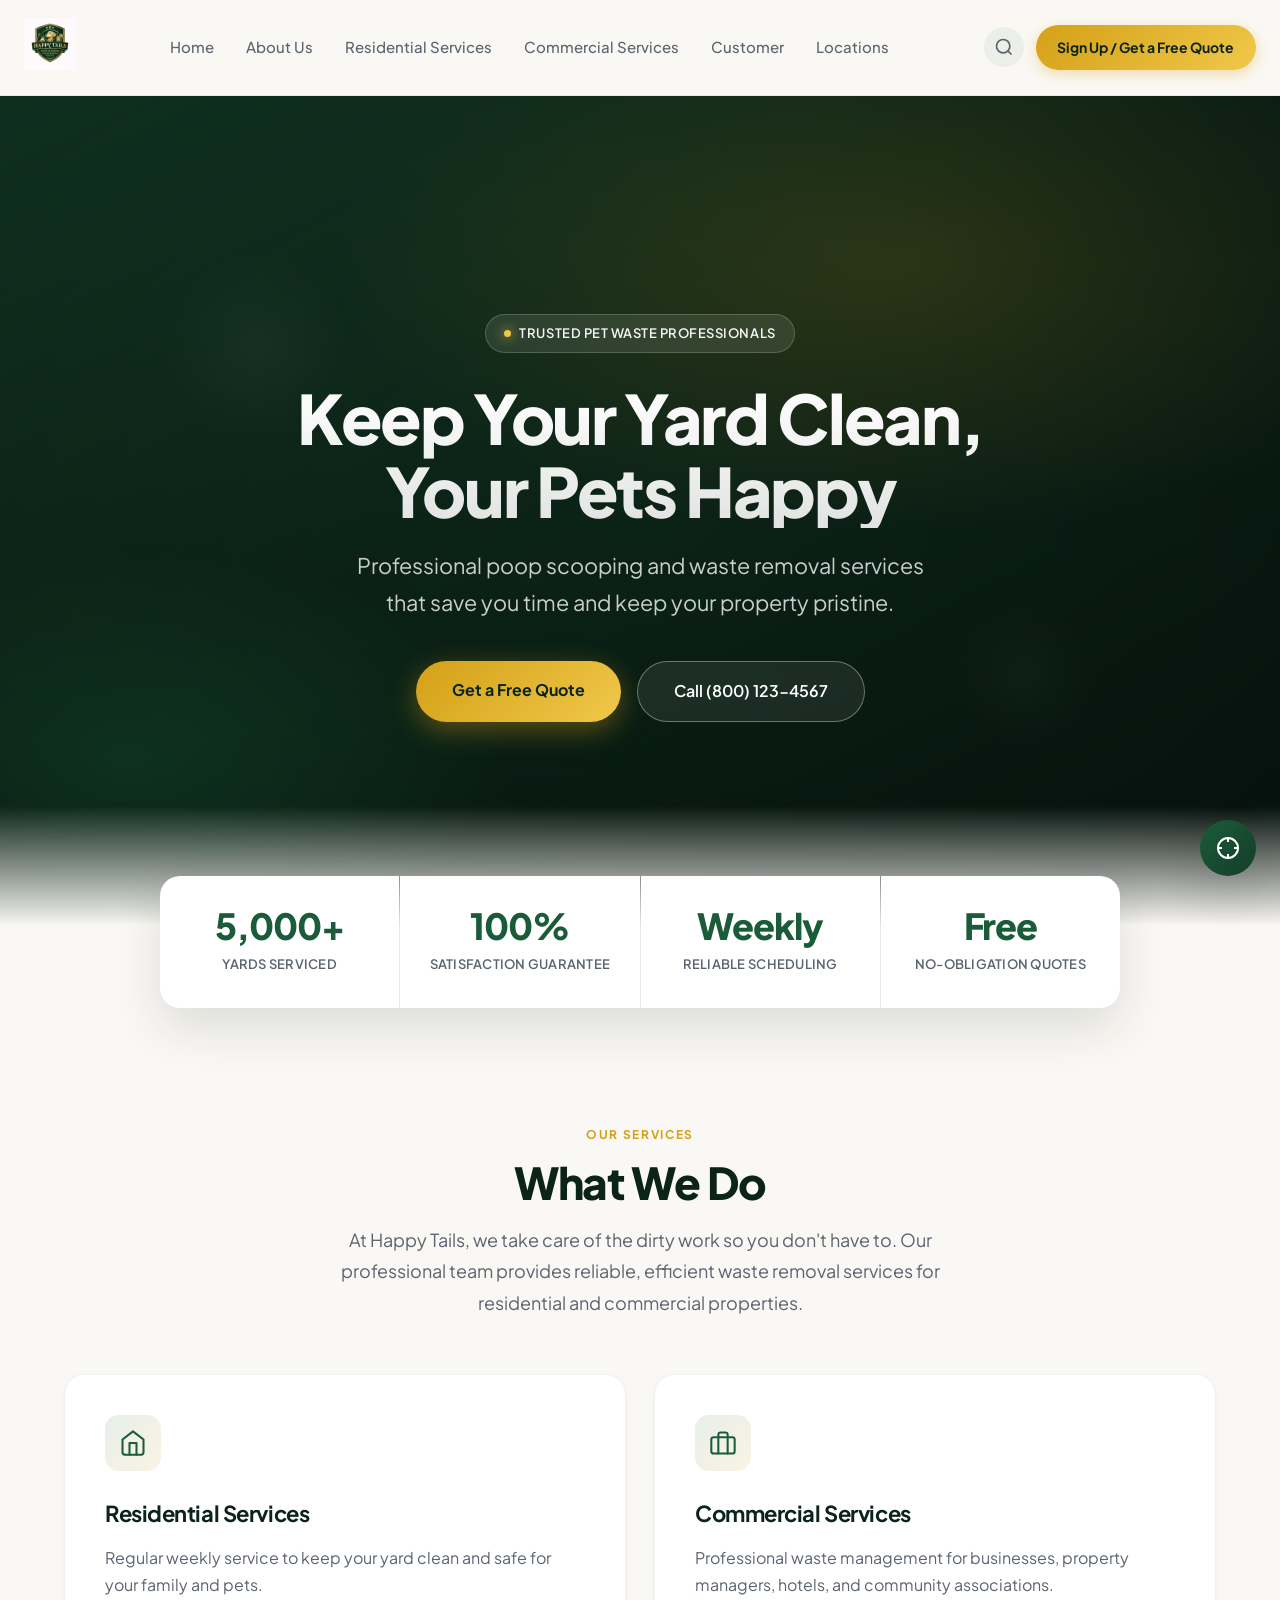
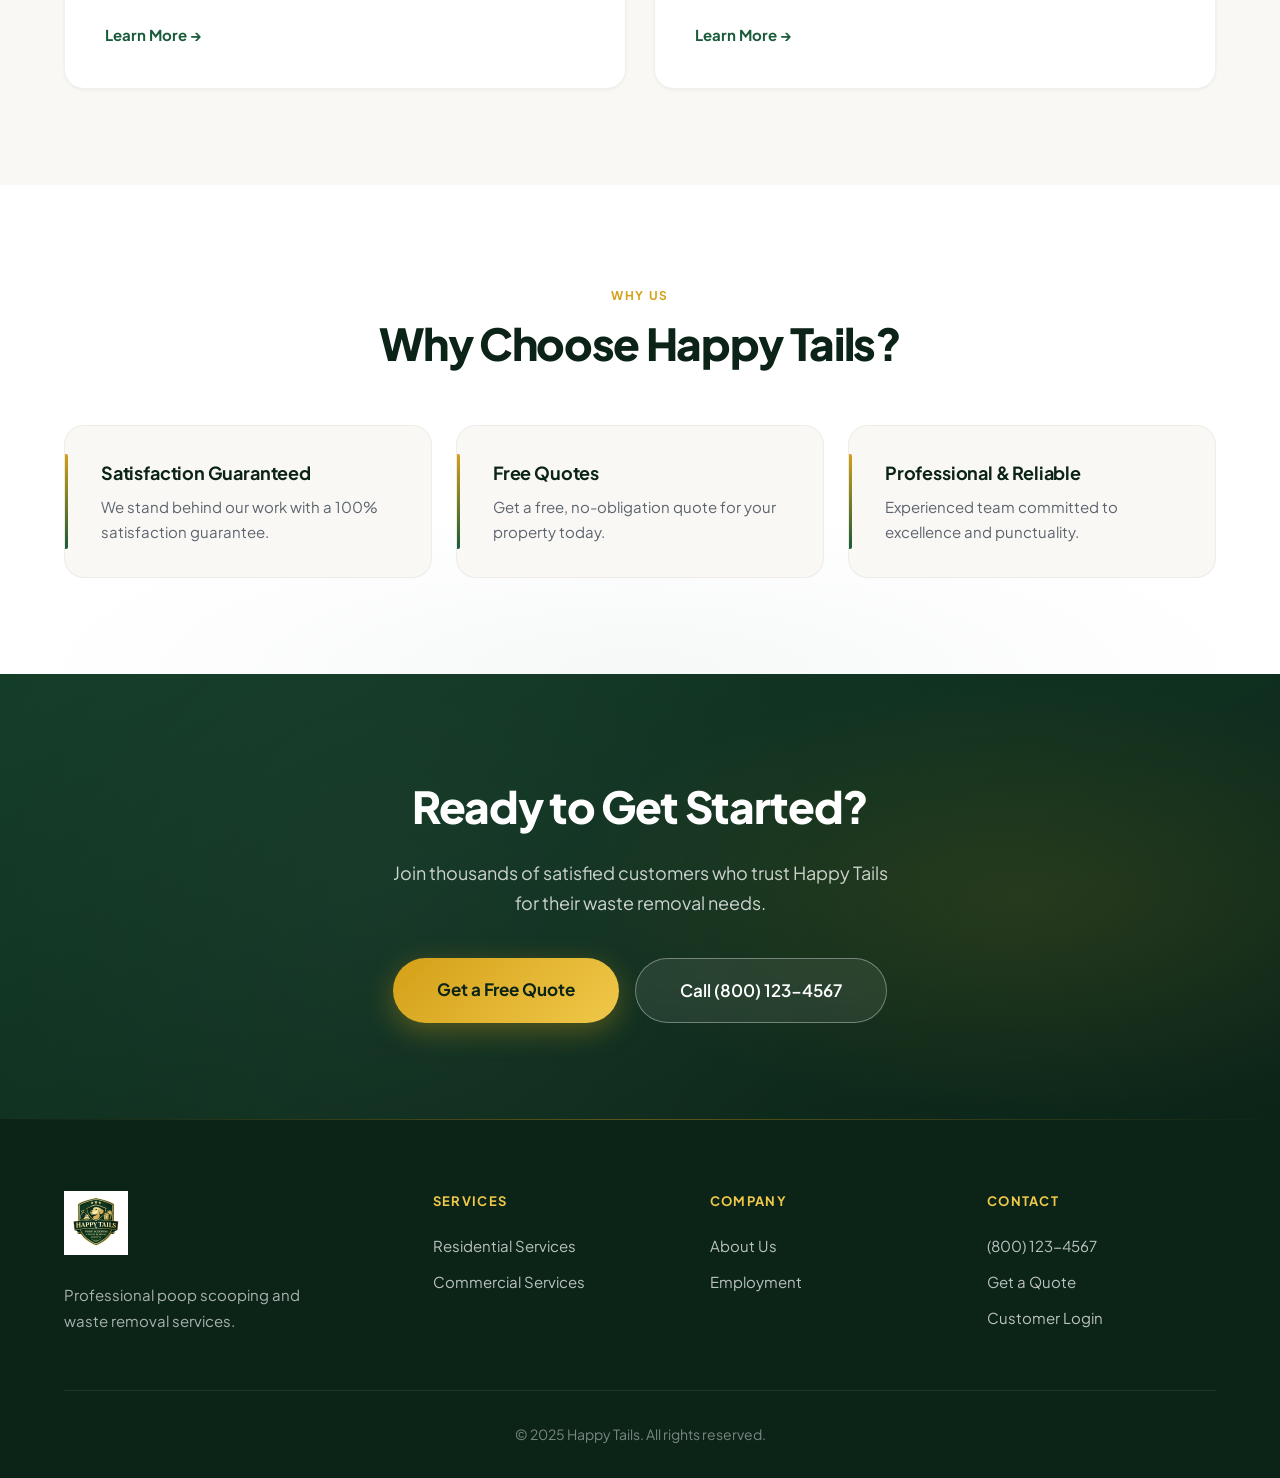
<file: index.html>
<!DOCTYPE html>
<html lang="en">
<head>
    <meta charset="UTF-8">
    <meta name="viewport" content="width=device-width, initial-scale=1.0">
    <meta name="description" content="Happy Tails - Professional poop scooping and waste removal services. Get a free quote today!">
    <title>Happy Tails - Poop Scooping & Waste Removal Services</title>
    <link rel="stylesheet" href="styles.css">
    <link rel="preconnect" href="https://fonts.googleapis.com">
    <link rel="preconnect" href="https://fonts.gstatic.com" crossorigin>
</head>
<body>
    <!-- Navigation -->
    <nav class="navbar">
        <div class="nav-container">
            <a href="index.html" class="logo">
                <img src="ChatGPT Image Dec 16, 2025, 12_59_10 PM.png" alt="Happy Tails Logo">
            </a>
            <ul class="nav-menu">
                <li><a href="index.html">Home</a></li>
                <li><a href="about.html">About Us</a></li>
                <li><a href="residential.html">Residential Services</a></li>
                <li><a href="commercial.html">Commercial Services</a></li>
                <li><a href="customer.html">Customer</a></li>
                <li><a href="locations.html">Locations</a></li>
            </ul>
            <div class="nav-actions">
                <button class="search-btn" aria-label="Search">
                    <svg width="20" height="20" viewBox="0 0 24 24" fill="none" stroke="currentColor" stroke-width="2">
                        <circle cx="11" cy="11" r="8"></circle>
                        <path d="m21 21-4.35-4.35"></path>
                    </svg>
                </button>
                <a href="locations.html" class="btn-primary">Sign Up / Get a Free Quote</a>
                <button class="mobile-menu-toggle" aria-label="Toggle menu">
                    <span></span>
                    <span></span>
                    <span></span>
                </button>
            </div>
        </div>
    </nav>

    <!-- Hero Section -->
    <section class="hero">
        <div class="hero-overlay"></div>
        <div class="hero-content">
            <span class="hero-badge">Trusted Pet Waste Professionals</span>
            <h1 class="hero-title">Keep Your Yard Clean, Your Pets Happy</h1>
            <p class="hero-subtitle">Professional poop scooping and waste removal services that save you time and keep your property pristine.</p>
            <div class="hero-cta">
                <a href="locations.html" class="btn-hero">Get a Free Quote</a>
                <a href="tel:+18001234567" class="btn-hero-secondary">Call (800) 123-4567</a>
            </div>
        </div>
    </section>

    <!-- Stats Bar -->
    <section class="stats-bar">
        <div class="stats-grid">
            <div class="stat-item reveal">
                <span class="stat-number">5,000+</span>
                <span class="stat-label">Yards Serviced</span>
            </div>
            <div class="stat-item reveal reveal-delay-1">
                <span class="stat-number">100%</span>
                <span class="stat-label">Satisfaction Guarantee</span>
            </div>
            <div class="stat-item reveal reveal-delay-2">
                <span class="stat-number">Weekly</span>
                <span class="stat-label">Reliable Scheduling</span>
            </div>
            <div class="stat-item reveal reveal-delay-3">
                <span class="stat-number">Free</span>
                <span class="stat-label">No-Obligation Quotes</span>
            </div>
        </div>
    </section>

    <!-- What We Do Section -->
    <section class="what-we-do">
        <div class="container">
            <div class="section-header reveal">
                <span class="section-label">Our Services</span>
                <h2>What We Do</h2>
                <p class="section-intro">At Happy Tails, we take care of the dirty work so you don't have to. Our professional team provides reliable, efficient waste removal services for residential and commercial properties.</p>
            </div>
            <div class="features-grid">
                <div class="feature-card reveal">
                    <div class="feature-icon">
                        <svg viewBox="0 0 24 24" fill="none" stroke="currentColor" stroke-width="1.75" stroke-linecap="round" stroke-linejoin="round"><path d="M3 9l9-7 9 7v11a2 2 0 0 1-2 2H5a2 2 0 0 1-2-2z"/><polyline points="9 22 9 12 15 12 15 22"/></svg>
                    </div>
                    <h3>Residential Services</h3>
                    <p>Regular weekly service to keep your yard clean and safe for your family and pets.</p>
                    <a href="residential.html" class="feature-link">Learn More →</a>
                </div>
                <div class="feature-card reveal reveal-delay-1">
                    <div class="feature-icon">
                        <svg viewBox="0 0 24 24" fill="none" stroke="currentColor" stroke-width="1.75" stroke-linecap="round" stroke-linejoin="round"><rect x="2" y="7" width="20" height="14" rx="2" ry="2"/><path d="M16 21V5a2 2 0 0 0-2-2h-4a2 2 0 0 0-2 2v16"/></svg>
                    </div>
                    <h3>Commercial Services</h3>
                    <p>Professional waste management for businesses, property managers, hotels, and community associations.</p>
                    <a href="commercial.html" class="feature-link">Learn More →</a>
                </div>
            </div>
        </div>
    </section>

    <!-- Why Choose Us Section -->
    <section class="why-choose">
        <div class="container">
            <div class="section-header reveal">
                <span class="section-label">Why Us</span>
                <h2>Why Choose Happy Tails?</h2>
            </div>
            <div class="benefits-grid">
                <div class="benefit-item reveal">
                    <h3>Satisfaction Guaranteed</h3>
                    <p>We stand behind our work with a 100% satisfaction guarantee.</p>
                </div>
                <div class="benefit-item reveal reveal-delay-1">
                    <h3>Free Quotes</h3>
                    <p>Get a free, no-obligation quote for your property today.</p>
                </div>
                <div class="benefit-item reveal reveal-delay-2">
                    <h3>Professional & Reliable</h3>
                    <p>Experienced team committed to excellence and punctuality.</p>
                </div>
            </div>
        </div>
    </section>

    <!-- CTA Section -->
    <section class="cta-section reveal">
        <div class="container">
            <h2>Ready to Get Started?</h2>
            <p>Join thousands of satisfied customers who trust Happy Tails for their waste removal needs.</p>
            <div class="cta-buttons">
                <a href="locations.html" class="btn-primary-large">Get a Free Quote</a>
                <a href="tel:+18001234567" class="btn-secondary-large">Call (800) 123-4567</a>
            </div>
        </div>
    </section>

    <!-- Footer -->
    <footer class="footer">
        <div class="container">
            <div class="footer-content">
                <div class="footer-section">
                    <img src="ChatGPT Image Dec 16, 2025, 12_59_10 PM.png" alt="Happy Tails Logo" class="footer-logo">
                    <p>Professional poop scooping and waste removal services.</p>
                </div>
                <div class="footer-section">
                    <h4>Services</h4>
                    <ul>
                        <li><a href="residential.html">Residential Services</a></li>
                        <li><a href="commercial.html">Commercial Services</a></li>
                    </ul>
                </div>
                <div class="footer-section">
                    <h4>Company</h4>
                    <ul>
                        <li><a href="about.html">About Us</a></li>
                        <li><a href="about.html#employment">Employment</a></li>
                    </ul>
                </div>
                <div class="footer-section">
                    <h4>Contact</h4>
                    <ul>
                        <li><a href="tel:+18001234567">(800) 123-4567</a></li>
                        <li><a href="locations.html">Get a Quote</a></li>
                        <li><a href="customer.html">Customer Login</a></li>
                    </ul>
                </div>
            </div>
            <div class="footer-bottom">
                <p>&copy; 2025 Happy Tails. All rights reserved.</p>
            </div>
        </div>
    </footer>

    <!-- Accessibility Widget -->
    <div id="accessibility-widget" class="accessibility-widget">
        <button class="accessibility-toggle" aria-label="Accessibility Options">
            <svg width="24" height="24" viewBox="0 0 24 24" fill="none" stroke="currentColor" stroke-width="2">
                <circle cx="12" cy="12" r="10"></circle>
                <path d="M12 2v4M12 18v4M2 12h4M18 12h4"></path>
            </svg>
        </button>
        <div class="accessibility-menu">
            <h3>Accessibility Options</h3>
            <div class="accessibility-option">
                <label>
                    <input type="checkbox" id="high-contrast"> High Contrast
                </label>
            </div>
            <div class="accessibility-option">
                <label>
                    <input type="checkbox" id="large-text"> Large Text
                </label>
            </div>
            <div class="accessibility-option">
                <label>
                    <input type="checkbox" id="readable-font"> Readable Font
                </label>
            </div>
            <div class="accessibility-option">
                <button id="reset-accessibility">Reset</button>
            </div>
        </div>
    </div>

    <!-- Search Modal -->
    <div id="search-modal" class="modal">
        <div class="modal-content">
            <span class="close-modal">&times;</span>
            <h2>Search</h2>
            <input type="search" placeholder="Search..." class="search-input">
            <div class="search-results"></div>
        </div>
    </div>

    <script src="script.js"></script>
</body>
</html>
</file>
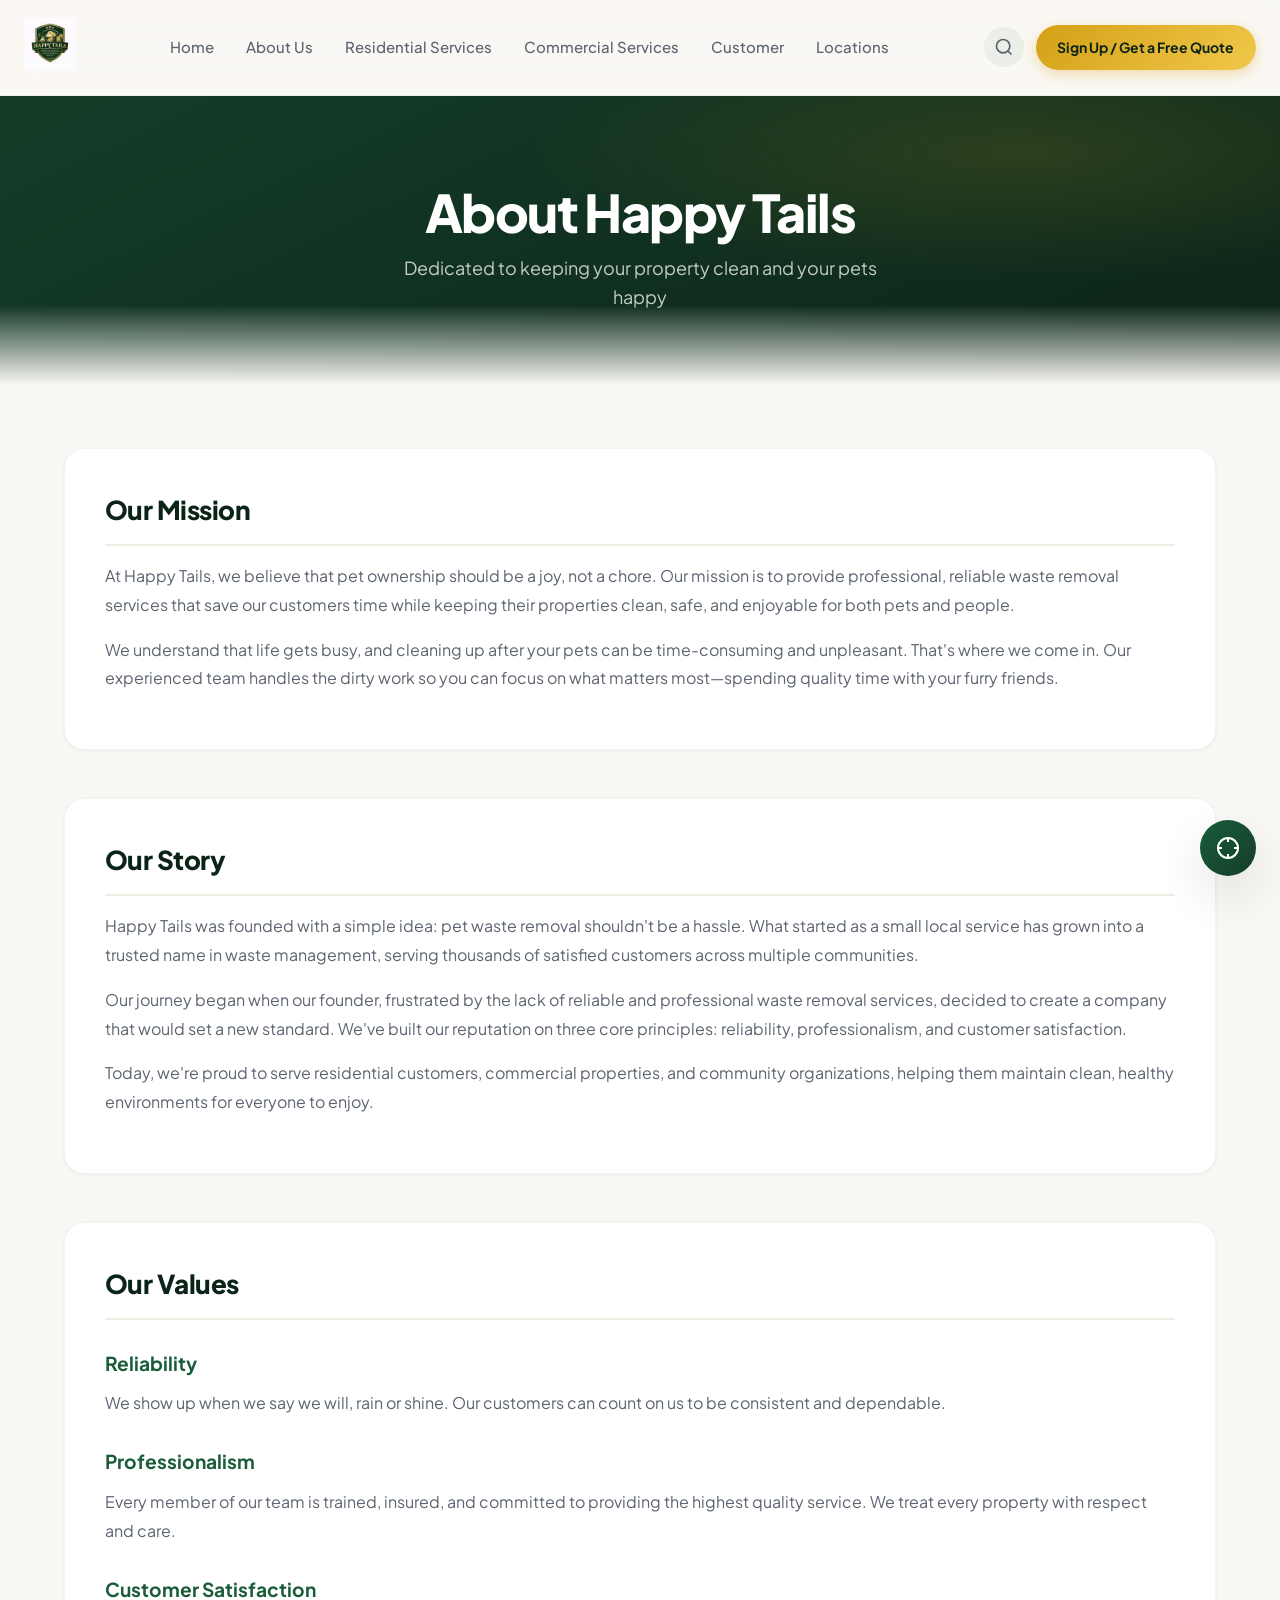
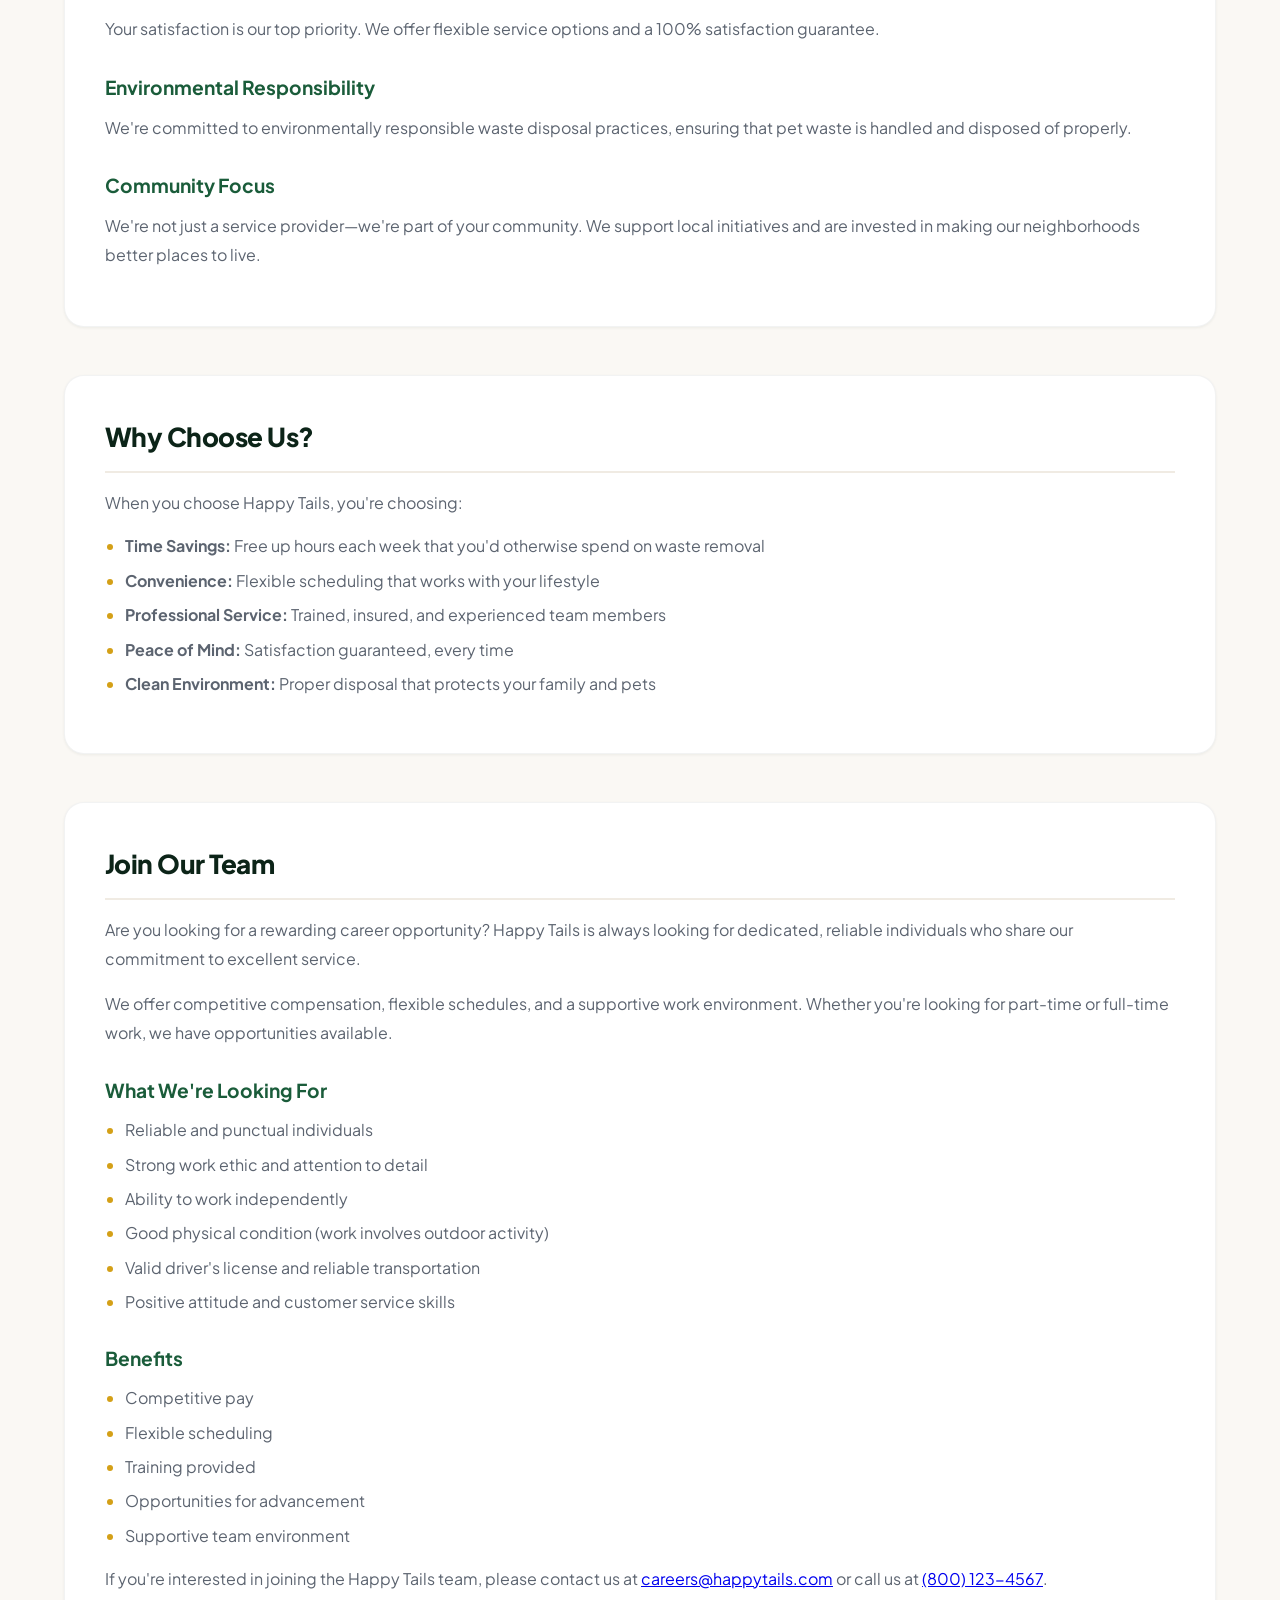
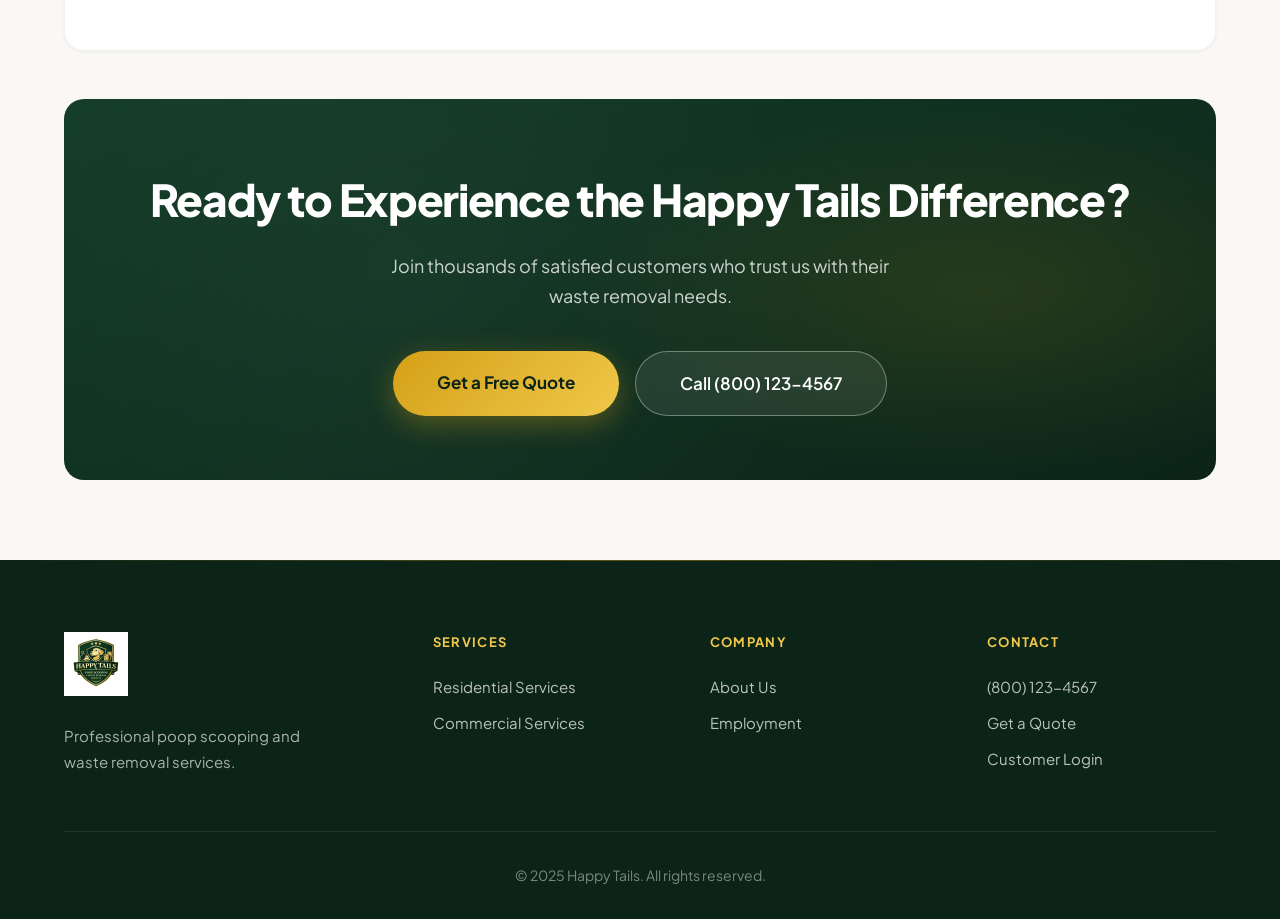
<file: about.html>
<!DOCTYPE html>
<html lang="en">
<head>
    <meta charset="UTF-8">
    <meta name="viewport" content="width=device-width, initial-scale=1.0">
    <meta name="description" content="Learn about Happy Tails - Our mission, history, and values. We're committed to providing professional waste removal services.">
    <title>About Us - Happy Tails</title>
    <link rel="stylesheet" href="styles.css">
    <link rel="preconnect" href="https://fonts.googleapis.com">
    <link rel="preconnect" href="https://fonts.gstatic.com" crossorigin>
</head>
<body>
    <!-- Navigation -->
    <nav class="navbar">
        <div class="nav-container">
            <a href="index.html" class="logo">
                <img src="ChatGPT Image Dec 16, 2025, 12_59_10 PM.png" alt="Happy Tails Logo">
            </a>
            <ul class="nav-menu">
                <li><a href="index.html">Home</a></li>
                <li><a href="about.html">About Us</a></li>
                <li><a href="residential.html">Residential Services</a></li>
                <li><a href="commercial.html">Commercial Services</a></li>
                <li><a href="customer.html">Customer</a></li>
                <li><a href="locations.html">Locations</a></li>
            </ul>
            <div class="nav-actions">
                <button class="search-btn" aria-label="Search">
                    <svg width="20" height="20" viewBox="0 0 24 24" fill="none" stroke="currentColor" stroke-width="2">
                        <circle cx="11" cy="11" r="8"></circle>
                        <path d="m21 21-4.35-4.35"></path>
                    </svg>
                </button>
                <a href="locations.html" class="btn-primary">Sign Up / Get a Free Quote</a>
                <button class="mobile-menu-toggle" aria-label="Toggle menu">
                    <span></span>
                    <span></span>
                    <span></span>
                </button>
            </div>
        </div>
    </nav>

    <!-- Page Header -->
    <section class="page-header">
        <div class="container">
            <h1>About Happy Tails</h1>
            <p>Dedicated to keeping your property clean and your pets happy</p>
        </div>
    </section>

    <!-- Main Content -->
    <section class="page-content">
        <div class="container">
            <div class="content-section">
                <h2>Our Mission</h2>
                <p>At Happy Tails, we believe that pet ownership should be a joy, not a chore. Our mission is to provide professional, reliable waste removal services that save our customers time while keeping their properties clean, safe, and enjoyable for both pets and people.</p>
                <p>We understand that life gets busy, and cleaning up after your pets can be time-consuming and unpleasant. That's where we come in. Our experienced team handles the dirty work so you can focus on what matters most—spending quality time with your furry friends.</p>
            </div>

            <div class="content-section">
                <h2>Our Story</h2>
                <p>Happy Tails was founded with a simple idea: pet waste removal shouldn't be a hassle. What started as a small local service has grown into a trusted name in waste management, serving thousands of satisfied customers across multiple communities.</p>
                <p>Our journey began when our founder, frustrated by the lack of reliable and professional waste removal services, decided to create a company that would set a new standard. We've built our reputation on three core principles: reliability, professionalism, and customer satisfaction.</p>
                <p>Today, we're proud to serve residential customers, commercial properties, and community organizations, helping them maintain clean, healthy environments for everyone to enjoy.</p>
            </div>

            <div class="content-section">
                <h2>Our Values</h2>
                <h3>Reliability</h3>
                <p>We show up when we say we will, rain or shine. Our customers can count on us to be consistent and dependable.</p>

                <h3>Professionalism</h3>
                <p>Every member of our team is trained, insured, and committed to providing the highest quality service. We treat every property with respect and care.</p>

                <h3>Customer Satisfaction</h3>
                <p>Your satisfaction is our top priority. We offer flexible service options and a 100% satisfaction guarantee.</p>

                <h3>Environmental Responsibility</h3>
                <p>We're committed to environmentally responsible waste disposal practices, ensuring that pet waste is handled and disposed of properly.</p>

                <h3>Community Focus</h3>
                <p>We're not just a service provider—we're part of your community. We support local initiatives and are invested in making our neighborhoods better places to live.</p>
            </div>

            <div class="content-section">
                <h2>Why Choose Us?</h2>
                <p>When you choose Happy Tails, you're choosing:</p>
                <ul>
                    <li><strong>Time Savings:</strong> Free up hours each week that you'd otherwise spend on waste removal</li>
                    <li><strong>Convenience:</strong> Flexible scheduling that works with your lifestyle</li>
                    <li><strong>Professional Service:</strong> Trained, insured, and experienced team members</li>
                    <li><strong>Peace of Mind:</strong> Satisfaction guaranteed, every time</li>
                    <li><strong>Clean Environment:</strong> Proper disposal that protects your family and pets</li>
                </ul>
            </div>

            <div class="content-section" id="employment">
                <h2>Join Our Team</h2>
                <p>Are you looking for a rewarding career opportunity? Happy Tails is always looking for dedicated, reliable individuals who share our commitment to excellent service.</p>
                <p>We offer competitive compensation, flexible schedules, and a supportive work environment. Whether you're looking for part-time or full-time work, we have opportunities available.</p>
                <h3>What We're Looking For</h3>
                <ul>
                    <li>Reliable and punctual individuals</li>
                    <li>Strong work ethic and attention to detail</li>
                    <li>Ability to work independently</li>
                    <li>Good physical condition (work involves outdoor activity)</li>
                    <li>Valid driver's license and reliable transportation</li>
                    <li>Positive attitude and customer service skills</li>
                </ul>
                <h3>Benefits</h3>
                <ul>
                    <li>Competitive pay</li>
                    <li>Flexible scheduling</li>
                    <li>Training provided</li>
                    <li>Opportunities for advancement</li>
                    <li>Supportive team environment</li>
                </ul>
                <p>If you're interested in joining the Happy Tails team, please contact us at <a href="mailto:careers@happytails.com">careers@happytails.com</a> or call us at <a href="tel:+18001234567">(800) 123-4567</a>.</p>
            </div>

            <div class="cta-section">
                <div class="container">
                    <h2>Ready to Experience the Happy Tails Difference?</h2>
                    <p>Join thousands of satisfied customers who trust us with their waste removal needs.</p>
                    <div class="cta-buttons">
                        <a href="locations.html" class="btn-primary-large">Get a Free Quote</a>
                        <a href="tel:+18001234567" class="btn-secondary-large">Call (800) 123-4567</a>
                    </div>
                </div>
            </div>
        </div>
    </section>

    <!-- Footer -->
    <footer class="footer">
        <div class="container">
            <div class="footer-content">
                <div class="footer-section">
                    <img src="ChatGPT Image Dec 16, 2025, 12_59_10 PM.png" alt="Happy Tails Logo" class="footer-logo">
                    <p>Professional poop scooping and waste removal services.</p>
                </div>
                <div class="footer-section">
                    <h4>Services</h4>
                    <ul>
                        <li><a href="residential.html">Residential Services</a></li>
                        <li><a href="commercial.html">Commercial Services</a></li>
                    </ul>
                </div>
                <div class="footer-section">
                    <h4>Company</h4>
                    <ul>
                        <li><a href="about.html">About Us</a></li>
                        <li><a href="about.html#employment">Employment</a></li>
                    </ul>
                </div>
                <div class="footer-section">
                    <h4>Contact</h4>
                    <ul>
                        <li><a href="tel:+18001234567">(800) 123-4567</a></li>
                        <li><a href="locations.html">Get a Quote</a></li>
                        <li><a href="customer.html">Customer Login</a></li>
                    </ul>
                </div>
            </div>
            <div class="footer-bottom">
                <p>&copy; 2025 Happy Tails. All rights reserved.</p>
            </div>
        </div>
    </footer>

    <!-- Accessibility Widget -->
    <div id="accessibility-widget" class="accessibility-widget">
        <button class="accessibility-toggle" aria-label="Accessibility Options">
            <svg width="24" height="24" viewBox="0 0 24 24" fill="none" stroke="currentColor" stroke-width="2">
                <circle cx="12" cy="12" r="10"></circle>
                <path d="M12 2v4M12 18v4M2 12h4M18 12h4"></path>
            </svg>
        </button>
        <div class="accessibility-menu">
            <h3>Accessibility Options</h3>
            <div class="accessibility-option">
                <label>
                    <input type="checkbox" id="high-contrast"> High Contrast
                </label>
            </div>
            <div class="accessibility-option">
                <label>
                    <input type="checkbox" id="large-text"> Large Text
                </label>
            </div>
            <div class="accessibility-option">
                <label>
                    <input type="checkbox" id="readable-font"> Readable Font
                </label>
            </div>
            <div class="accessibility-option">
                <button id="reset-accessibility">Reset</button>
            </div>
        </div>
    </div>

    <!-- Search Modal -->
    <div id="search-modal" class="modal">
        <div class="modal-content">
            <span class="close-modal">&times;</span>
            <h2>Search</h2>
            <input type="search" placeholder="Search..." class="search-input">
            <div class="search-results"></div>
        </div>
    </div>

    <script src="script.js"></script>
</body>
</html>
</file>
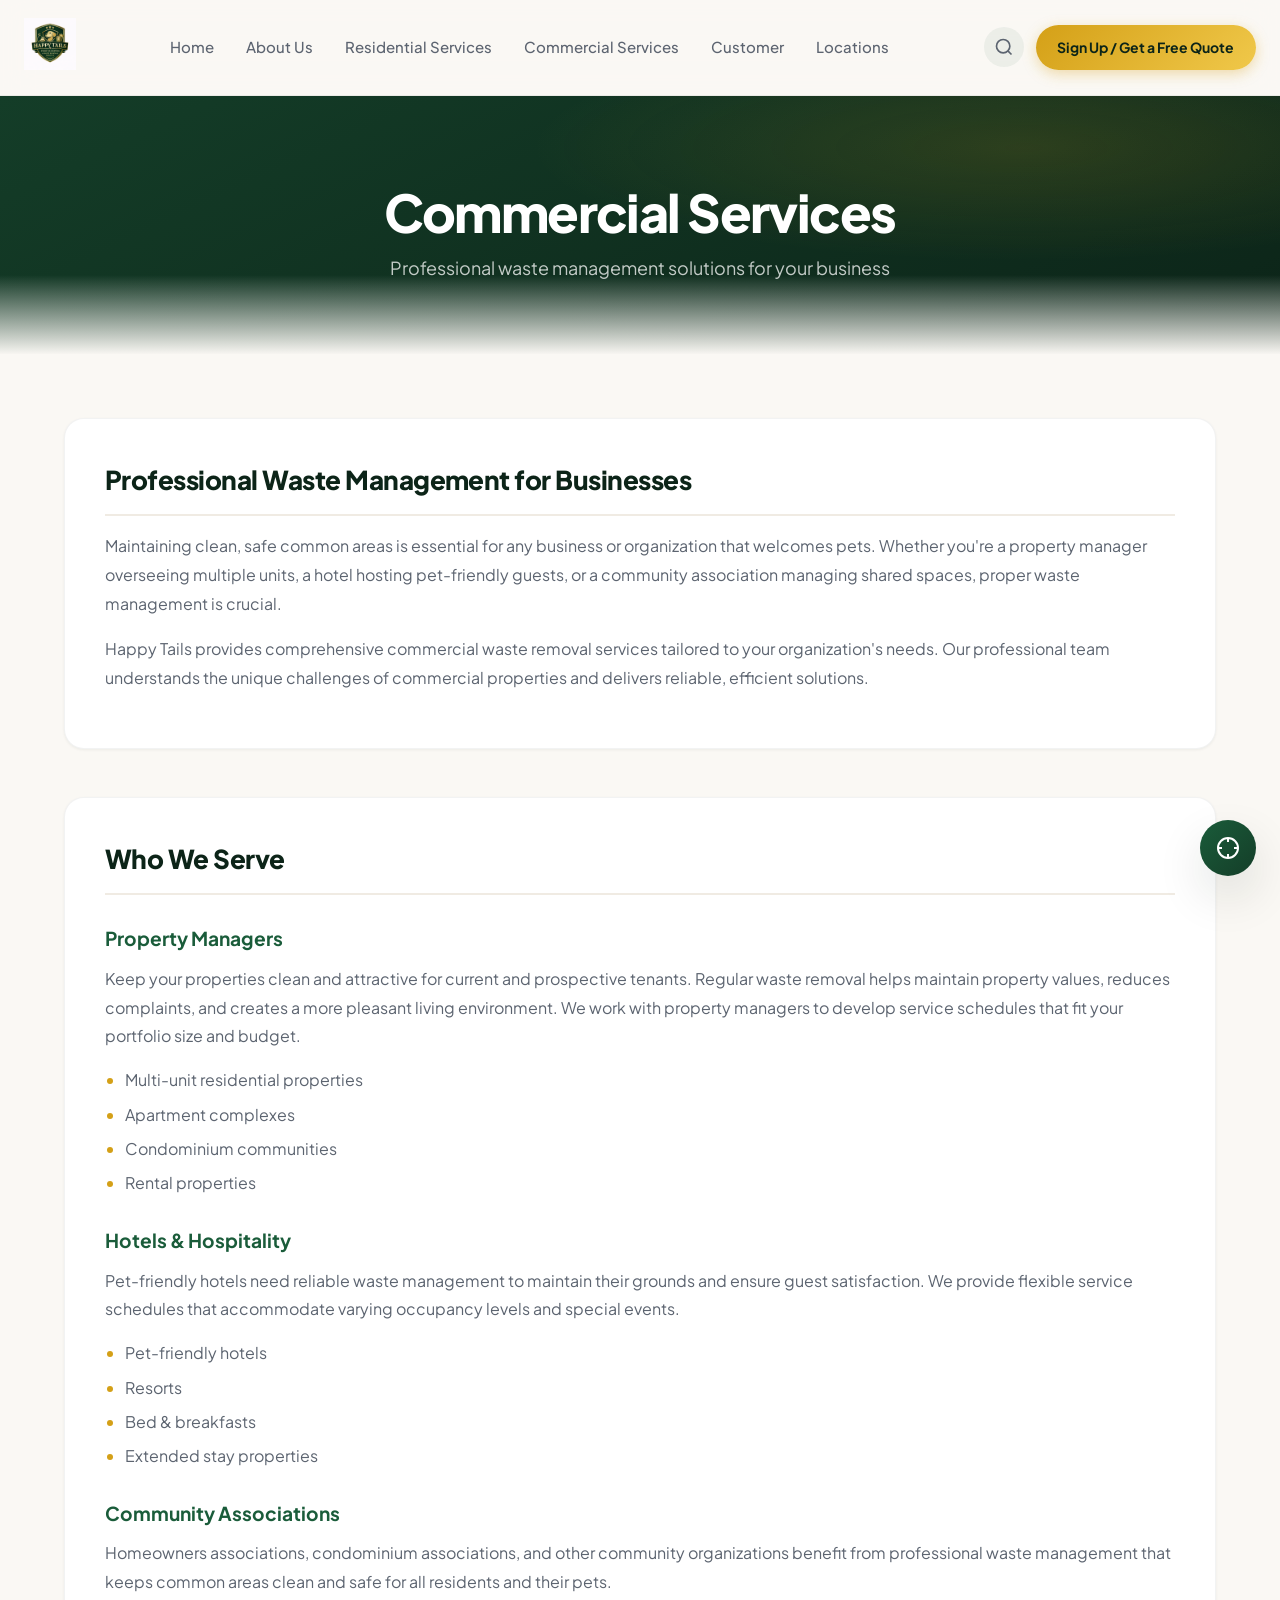
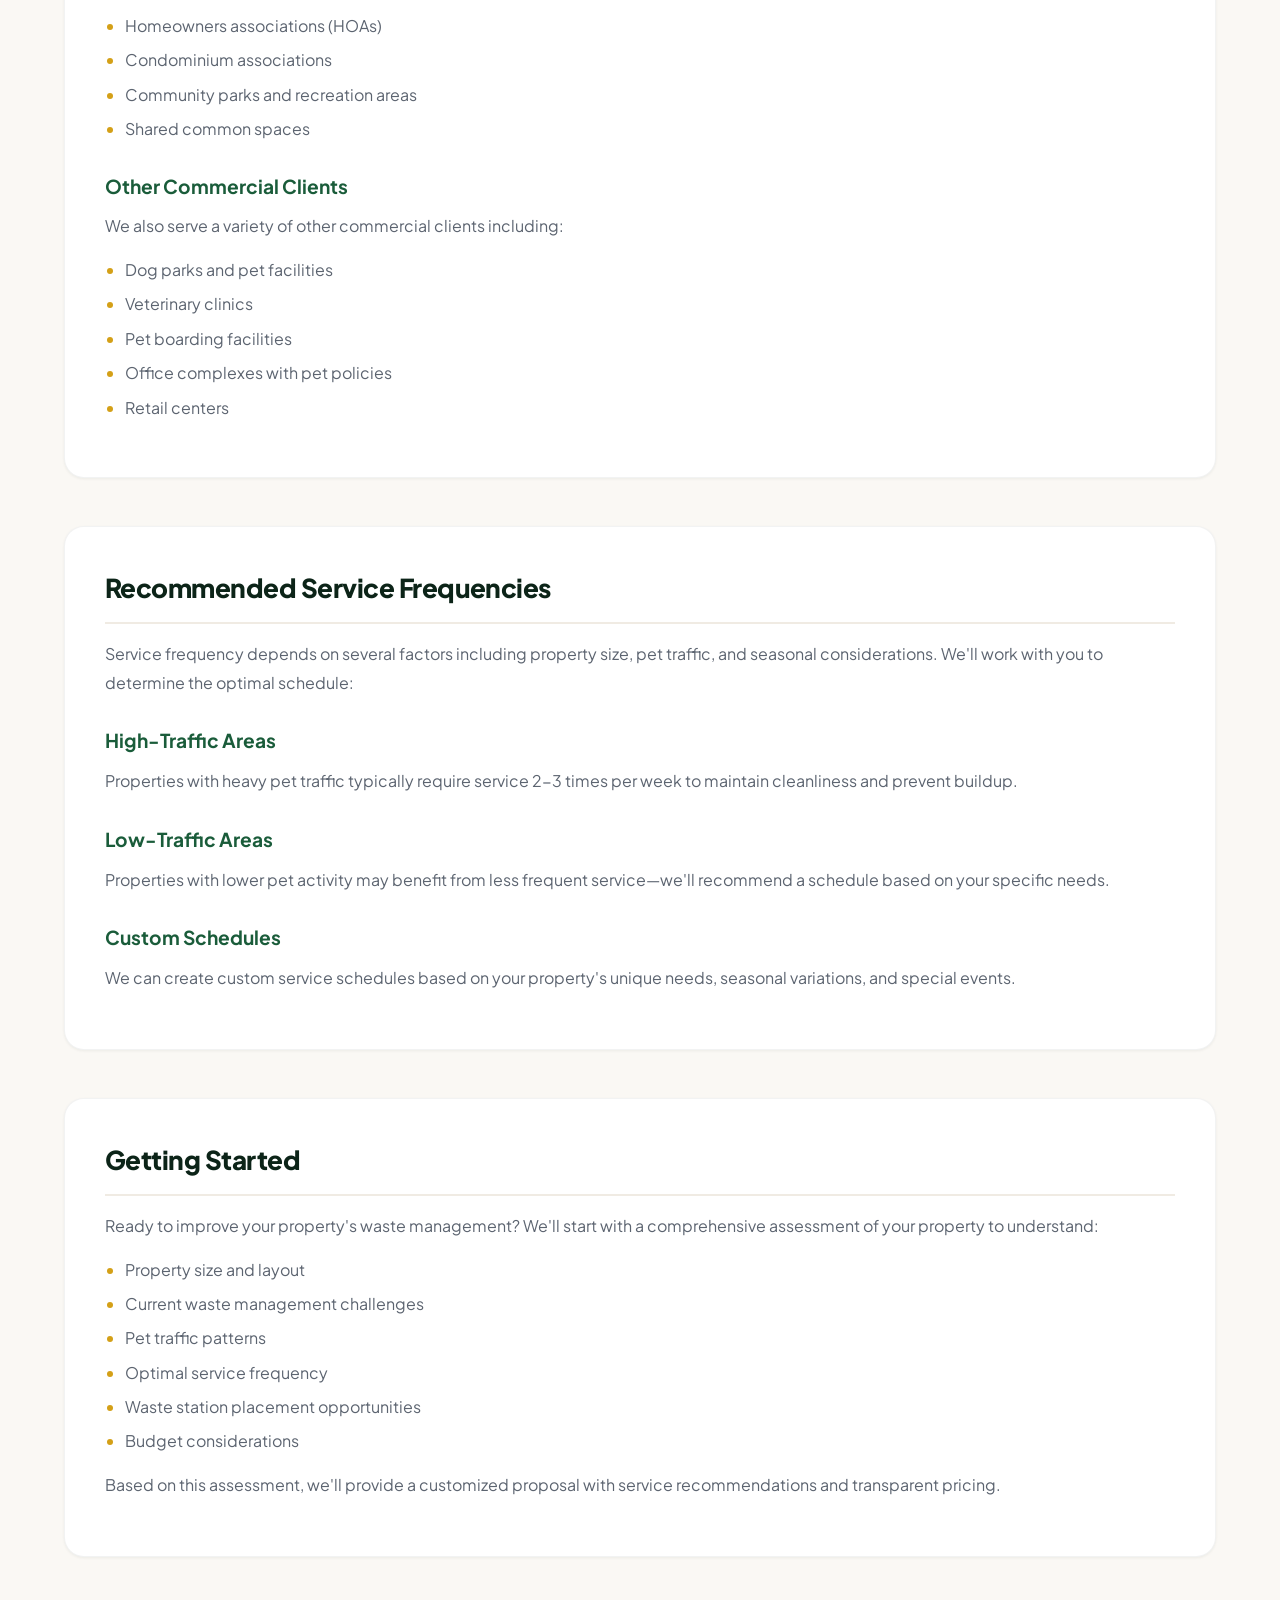
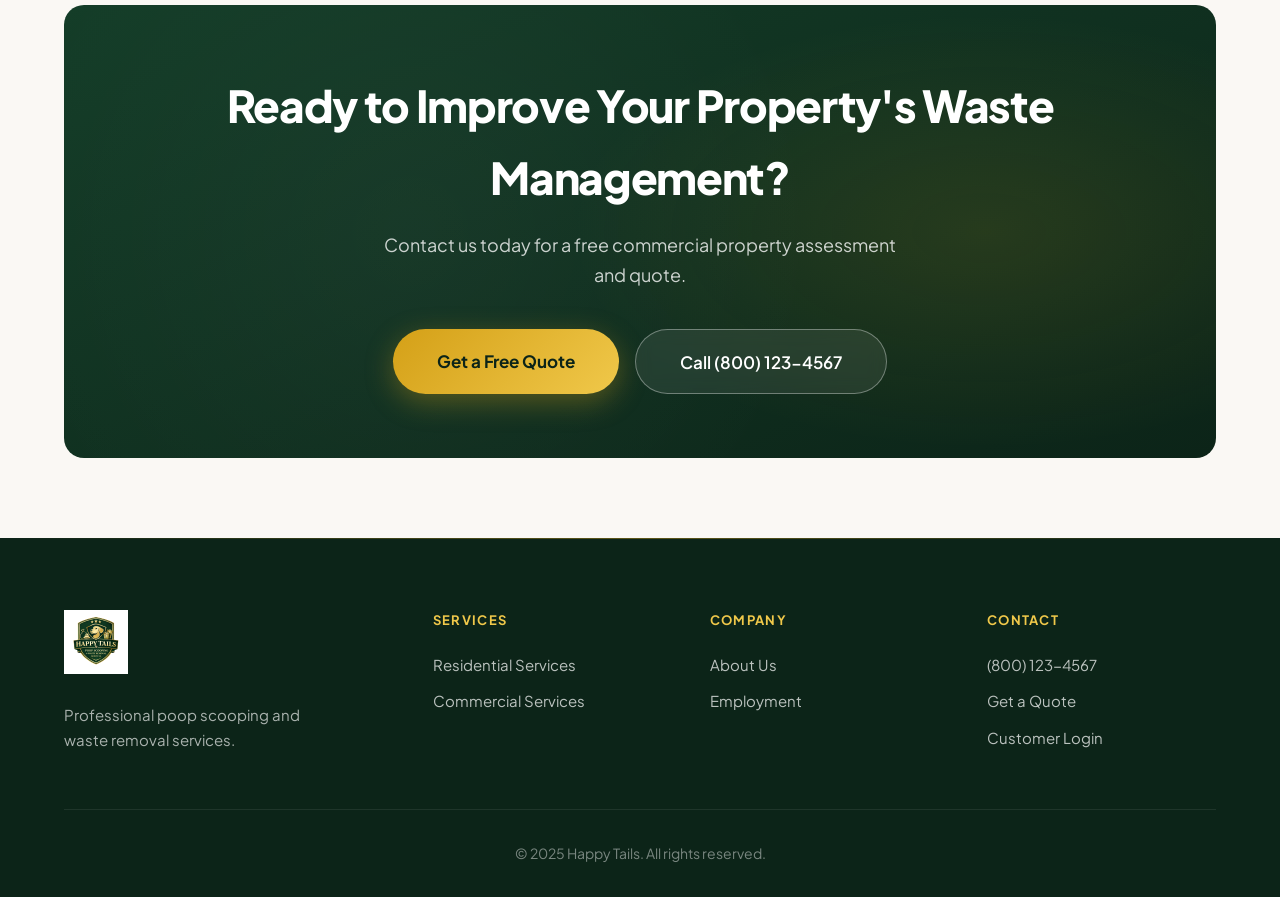
<file: commercial.html>
<!DOCTYPE html>
<html lang="en">
<head>
    <meta charset="UTF-8">
    <meta name="viewport" content="width=device-width, initial-scale=1.0">
    <meta name="description" content="Commercial waste removal services for businesses, property managers, hotels, and community associations. Professional solutions for your organization.">
    <title>Commercial Services - Happy Tails</title>
    <link rel="stylesheet" href="styles.css">
    <link rel="preconnect" href="https://fonts.googleapis.com">
    <link rel="preconnect" href="https://fonts.gstatic.com" crossorigin>
</head>
<body>
    <!-- Navigation -->
    <nav class="navbar">
        <div class="nav-container">
            <a href="index.html" class="logo">
                <img src="ChatGPT Image Dec 16, 2025, 12_59_10 PM.png" alt="Happy Tails Logo">
            </a>
            <ul class="nav-menu">
                <li><a href="index.html">Home</a></li>
                <li><a href="about.html">About Us</a></li>
                <li><a href="residential.html">Residential Services</a></li>
                <li><a href="commercial.html">Commercial Services</a></li>
                <li><a href="customer.html">Customer</a></li>
                <li><a href="locations.html">Locations</a></li>
            </ul>
            <div class="nav-actions">
                <button class="search-btn" aria-label="Search">
                    <svg width="20" height="20" viewBox="0 0 24 24" fill="none" stroke="currentColor" stroke-width="2">
                        <circle cx="11" cy="11" r="8"></circle>
                        <path d="m21 21-4.35-4.35"></path>
                    </svg>
                </button>
                <a href="locations.html" class="btn-primary">Sign Up / Get a Free Quote</a>
                <button class="mobile-menu-toggle" aria-label="Toggle menu">
                    <span></span>
                    <span></span>
                    <span></span>
                </button>
            </div>
        </div>
    </nav>

    <!-- Page Header -->
    <section class="page-header">
        <div class="container">
            <h1>Commercial Services</h1>
            <p>Professional waste management solutions for your business</p>
        </div>
    </section>

    <!-- Main Content -->
    <section class="page-content">
        <div class="container">
            <div class="content-section">
                <h2>Professional Waste Management for Businesses</h2>
                <p>Maintaining clean, safe common areas is essential for any business or organization that welcomes pets. Whether you're a property manager overseeing multiple units, a hotel hosting pet-friendly guests, or a community association managing shared spaces, proper waste management is crucial.</p>
                
                <p>Happy Tails provides comprehensive commercial waste removal services tailored to your organization's needs. Our professional team understands the unique challenges of commercial properties and delivers reliable, efficient solutions.</p>
            </div>

            <div class="content-section">
                <h2>Who We Serve</h2>
                
                <h3>Property Managers</h3>
                <p>Keep your properties clean and attractive for current and prospective tenants. Regular waste removal helps maintain property values, reduces complaints, and creates a more pleasant living environment. We work with property managers to develop service schedules that fit your portfolio size and budget.</p>
                <ul>
                    <li>Multi-unit residential properties</li>
                    <li>Apartment complexes</li>
                    <li>Condominium communities</li>
                    <li>Rental properties</li>
                </ul>

                <h3>Hotels & Hospitality</h3>
                <p>Pet-friendly hotels need reliable waste management to maintain their grounds and ensure guest satisfaction. We provide flexible service schedules that accommodate varying occupancy levels and special events.</p>
                <ul>
                    <li>Pet-friendly hotels</li>
                    <li>Resorts</li>
                    <li>Bed & breakfasts</li>
                    <li>Extended stay properties</li>
                </ul>

                <h3>Community Associations</h3>
                <p>Homeowners associations, condominium associations, and other community organizations benefit from professional waste management that keeps common areas clean and safe for all residents and their pets.</p>
                <ul>
                    <li>Homeowners associations (HOAs)</li>
                    <li>Condominium associations</li>
                    <li>Community parks and recreation areas</li>
                    <li>Shared common spaces</li>
                </ul>

                <h3>Other Commercial Clients</h3>
                <p>We also serve a variety of other commercial clients including:</p>
                <ul>
                    <li>Dog parks and pet facilities</li>
                    <li>Veterinary clinics</li>
                    <li>Pet boarding facilities</li>
                    <li>Office complexes with pet policies</li>
                    <li>Retail centers</li>
                </ul>
            </div>

            <div class="content-section">
                <h2>Recommended Service Frequencies</h2>
                <p>Service frequency depends on several factors including property size, pet traffic, and seasonal considerations. We'll work with you to determine the optimal schedule:</p>

                <h3>High-Traffic Areas</h3>
                <p>Properties with heavy pet traffic typically require service 2-3 times per week to maintain cleanliness and prevent buildup.</p>

                <h3>Low-Traffic Areas</h3>
                <p>Properties with lower pet activity may benefit from less frequent service—we'll recommend a schedule based on your specific needs.</p>

                <h3>Custom Schedules</h3>
                <p>We can create custom service schedules based on your property's unique needs, seasonal variations, and special events.</p>
            </div>

            <div class="content-section">
                <h2>Getting Started</h2>
                <p>Ready to improve your property's waste management? We'll start with a comprehensive assessment of your property to understand:</p>
                <ul>
                    <li>Property size and layout</li>
                    <li>Current waste management challenges</li>
                    <li>Pet traffic patterns</li>
                    <li>Optimal service frequency</li>
                    <li>Waste station placement opportunities</li>
                    <li>Budget considerations</li>
                </ul>
                <p>Based on this assessment, we'll provide a customized proposal with service recommendations and transparent pricing.</p>
            </div>

            <div class="cta-section">
                <div class="container">
                    <h2>Ready to Improve Your Property's Waste Management?</h2>
                    <p>Contact us today for a free commercial property assessment and quote.</p>
                    <div class="cta-buttons">
                        <a href="locations.html" class="btn-primary-large">Get a Free Quote</a>
                        <a href="tel:+18001234567" class="btn-secondary-large">Call (800) 123-4567</a>
                    </div>
                </div>
            </div>
        </div>
    </section>

    <!-- Footer -->
    <footer class="footer">
        <div class="container">
            <div class="footer-content">
                <div class="footer-section">
                    <img src="ChatGPT Image Dec 16, 2025, 12_59_10 PM.png" alt="Happy Tails Logo" class="footer-logo">
                    <p>Professional poop scooping and waste removal services.</p>
                </div>
                <div class="footer-section">
                    <h4>Services</h4>
                    <ul>
                        <li><a href="residential.html">Residential Services</a></li>
                        <li><a href="commercial.html">Commercial Services</a></li>
                    </ul>
                </div>
                <div class="footer-section">
                    <h4>Company</h4>
                    <ul>
                        <li><a href="about.html">About Us</a></li>
                        <li><a href="about.html#employment">Employment</a></li>
                    </ul>
                </div>
                <div class="footer-section">
                    <h4>Contact</h4>
                    <ul>
                        <li><a href="tel:+18001234567">(800) 123-4567</a></li>
                        <li><a href="locations.html">Get a Quote</a></li>
                        <li><a href="customer.html">Customer Login</a></li>
                    </ul>
                </div>
            </div>
            <div class="footer-bottom">
                <p>&copy; 2025 Happy Tails. All rights reserved.</p>
            </div>
        </div>
    </footer>

    <!-- Accessibility Widget -->
    <div id="accessibility-widget" class="accessibility-widget">
        <button class="accessibility-toggle" aria-label="Accessibility Options">
            <svg width="24" height="24" viewBox="0 0 24 24" fill="none" stroke="currentColor" stroke-width="2">
                <circle cx="12" cy="12" r="10"></circle>
                <path d="M12 2v4M12 18v4M2 12h4M18 12h4"></path>
            </svg>
        </button>
        <div class="accessibility-menu">
            <h3>Accessibility Options</h3>
            <div class="accessibility-option">
                <label>
                    <input type="checkbox" id="high-contrast"> High Contrast
                </label>
            </div>
            <div class="accessibility-option">
                <label>
                    <input type="checkbox" id="large-text"> Large Text
                </label>
            </div>
            <div class="accessibility-option">
                <label>
                    <input type="checkbox" id="readable-font"> Readable Font
                </label>
            </div>
            <div class="accessibility-option">
                <button id="reset-accessibility">Reset</button>
            </div>
        </div>
    </div>

    <!-- Search Modal -->
    <div id="search-modal" class="modal">
        <div class="modal-content">
            <span class="close-modal">&times;</span>
            <h2>Search</h2>
            <input type="search" placeholder="Search..." class="search-input">
            <div class="search-results"></div>
        </div>
    </div>

    <script src="script.js"></script>
</body>
</html>
</file>
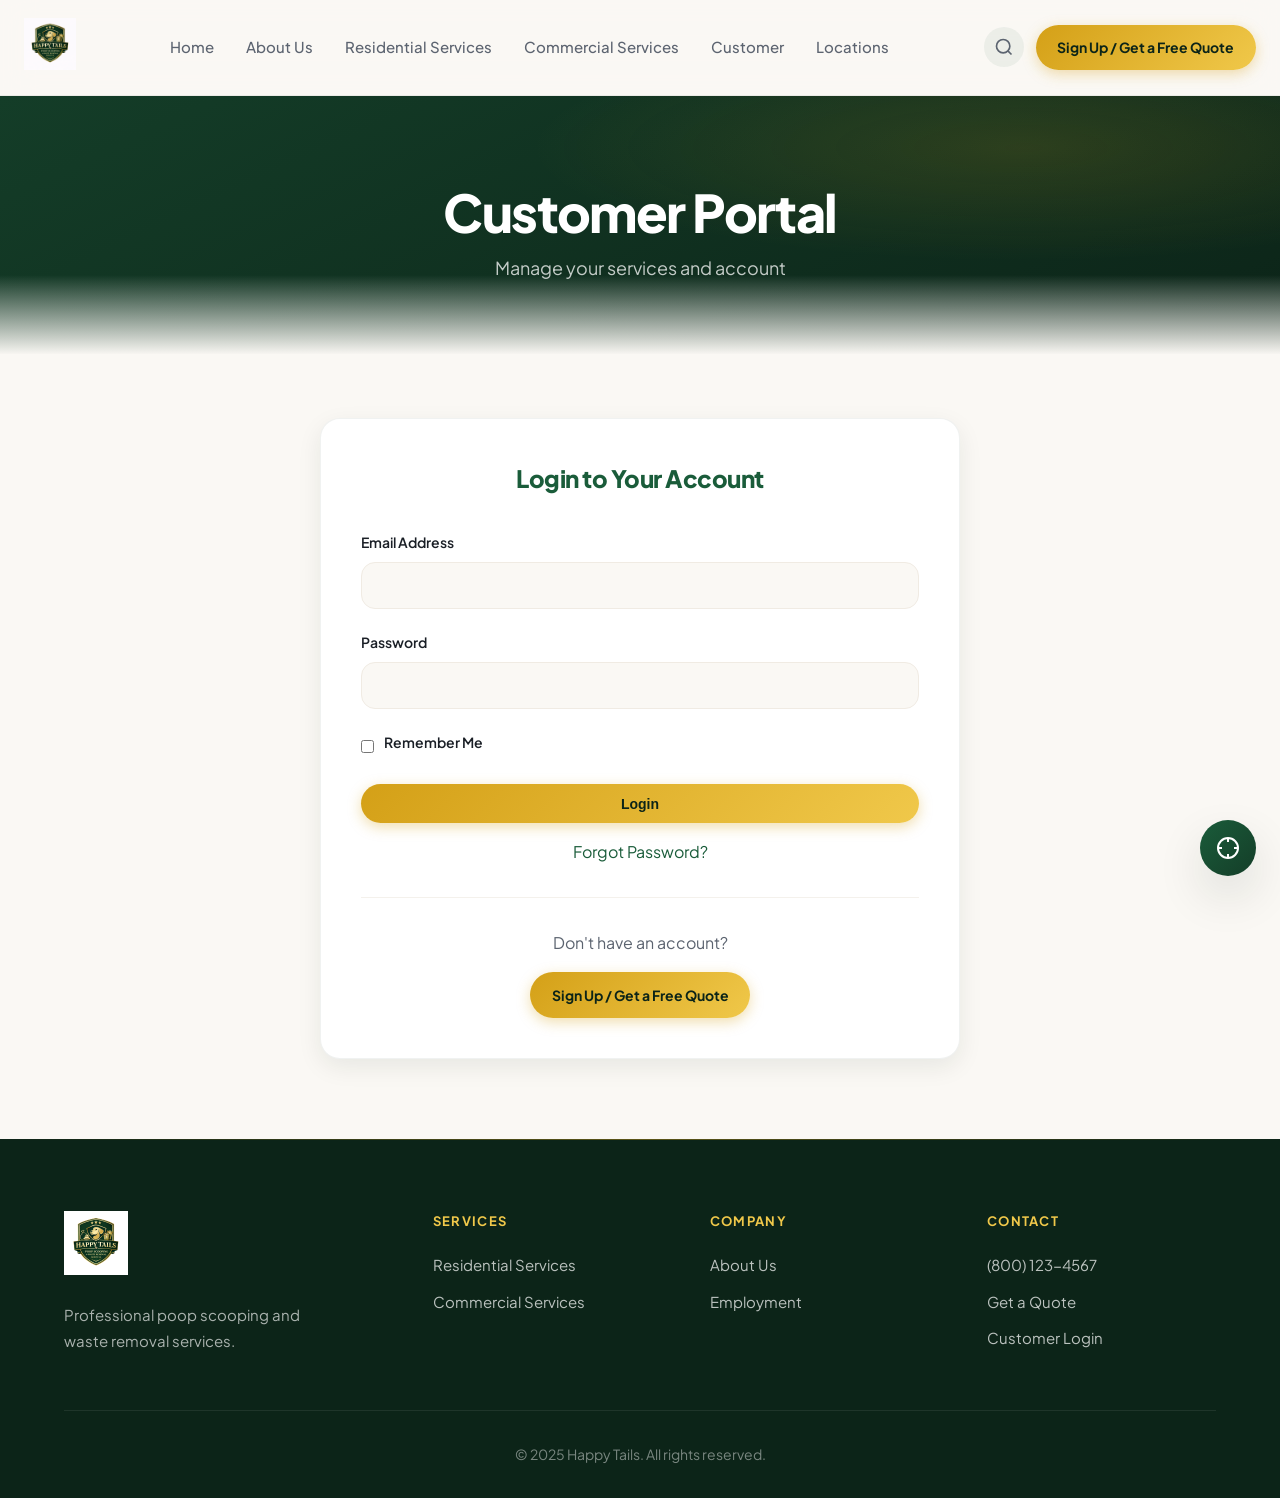
<file: customer.html>
<!DOCTYPE html>
<html lang="en">
<head>
    <meta charset="UTF-8">
    <meta name="viewport" content="width=device-width, initial-scale=1.0">
    <meta name="description" content="Customer login portal for Happy Tails. Manage your subscriptions and services online.">
    <title>Customer Login - Happy Tails</title>
    <link rel="stylesheet" href="styles.css">
    <link rel="preconnect" href="https://fonts.googleapis.com">
    <link rel="preconnect" href="https://fonts.gstatic.com" crossorigin>
</head>
<body>
    <!-- Navigation -->
    <nav class="navbar">
        <div class="nav-container">
            <a href="index.html" class="logo">
                <img src="ChatGPT Image Dec 16, 2025, 12_59_10 PM.png" alt="Happy Tails Logo">
            </a>
            <ul class="nav-menu">
                <li><a href="index.html">Home</a></li>
                <li><a href="about.html">About Us</a></li>
                <li><a href="residential.html">Residential Services</a></li>
                <li><a href="commercial.html">Commercial Services</a></li>
                <li><a href="customer.html">Customer</a></li>
                <li><a href="locations.html">Locations</a></li>
            </ul>
            <div class="nav-actions">
                <button class="search-btn" aria-label="Search">
                    <svg width="20" height="20" viewBox="0 0 24 24" fill="none" stroke="currentColor" stroke-width="2">
                        <circle cx="11" cy="11" r="8"></circle>
                        <path d="m21 21-4.35-4.35"></path>
                    </svg>
                </button>
                <a href="locations.html" class="btn-primary">Sign Up / Get a Free Quote</a>
                <button class="mobile-menu-toggle" aria-label="Toggle menu">
                    <span></span>
                    <span></span>
                    <span></span>
                </button>
            </div>
        </div>
    </nav>

    <!-- Page Header -->
    <section class="page-header">
        <div class="container">
            <h1>Customer Portal</h1>
            <p>Manage your services and account</p>
        </div>
    </section>

    <!-- Main Content -->
    <section class="page-content">
        <div class="container">
            <div class="form-container">
                <h2 style="text-align: center; color: var(--primary-green); margin-bottom: 2rem;">Login to Your Account</h2>
                
                <form id="login-form">
                    <div class="form-group">
                        <label for="email">Email Address</label>
                        <input type="email" id="email" name="email" required>
                    </div>

                    <div class="form-group">
                        <label for="password">Password</label>
                        <input type="password" id="password" name="password" required>
                    </div>

                    <div class="form-group">
                        <div class="checkbox-group">
                            <input type="checkbox" id="remember" name="remember">
                            <label for="remember">Remember Me</label>
                        </div>
                    </div>

                    <button type="submit" class="btn-primary" style="width: 100%; margin-bottom: 1rem;">Login</button>

                    <div style="text-align: center;">
                        <a href="#" id="forgot-password" style="color: var(--primary-green); text-decoration: none;">Forgot Password?</a>
                    </div>
                </form>

                <div style="margin-top: 2rem; padding-top: 2rem; border-top: 1px solid var(--light-gray); text-align: center;">
                    <p style="color: var(--gray); margin-bottom: 1rem;">Don't have an account?</p>
                    <a href="locations.html" class="btn-primary">Sign Up / Get a Free Quote</a>
                </div>
            </div>

            <!-- Forgot Password Form (Hidden by default) -->
            <div class="form-container" id="forgot-password-form" style="display: none; margin-top: 2rem;">
                <h2 style="text-align: center; color: var(--primary-green); margin-bottom: 2rem;">Reset Password</h2>
                <p style="text-align: center; color: var(--gray); margin-bottom: 1.5rem;">Enter your email address and we'll send you a link to reset your password.</p>
                
                <form id="reset-form">
                    <div class="form-group">
                        <label for="reset-email">Email Address</label>
                        <input type="email" id="reset-email" name="reset-email" required>
                    </div>

                    <button type="submit" class="btn-primary" style="width: 100%; margin-bottom: 1rem;">Send Reset Link</button>

                    <div style="text-align: center;">
                        <a href="#" id="back-to-login" style="color: var(--primary-green); text-decoration: none;">Back to Login</a>
                    </div>
                </form>
            </div>

            <!-- Dashboard (Hidden until logged in) -->
            <div id="customer-dashboard" style="display: none;">
                <div class="content-section">
                    <h2>Welcome Back!</h2>
                    <p>Manage your services, view service history, update your account information, and more.</p>
                </div>

                <div class="features-grid" style="margin-top: 2rem;">
                    <div class="feature-card">
                        <div class="feature-icon">📅</div>
                        <h3>Service Schedule</h3>
                        <p>View your upcoming service dates and manage your schedule.</p>
                        <button class="btn-primary" style="width: 100%; margin-top: 1rem;">View Schedule</button>
                    </div>

                    <div class="feature-card">
                        <div class="feature-icon">📋</div>
                        <h3>Service History</h3>
                        <p>Review past service visits and service reports.</p>
                        <button class="btn-primary" style="width: 100%; margin-top: 1rem;">View History</button>
                    </div>

                    <div class="feature-card">
                        <div class="feature-icon">💳</div>
                        <h3>Billing & Payments</h3>
                        <p>Manage your payment methods and view billing history.</p>
                        <button class="btn-primary" style="width: 100%; margin-top: 1rem;">Manage Billing</button>
                    </div>

                    <div class="feature-card">
                        <div class="feature-icon">⚙️</div>
                        <h3>Account Settings</h3>
                        <p>Update your contact information and service preferences.</p>
                        <button class="btn-primary" style="width: 100%; margin-top: 1rem;">Settings</button>
                    </div>

                    <div class="feature-card">
                        <div class="feature-icon">📞</div>
                        <h3>Request Service</h3>
                        <p>Request additional service or make special requests.</p>
                        <button class="btn-primary" style="width: 100%; margin-top: 1rem;">Request Service</button>
                    </div>

                    <div class="feature-card">
                        <div class="feature-icon">🚪</div>
                        <h3>Logout</h3>
                        <p>Sign out of your account securely.</p>
                        <button class="btn-primary" id="logout-btn" style="width: 100%; margin-top: 1rem;">Logout</button>
                    </div>
                </div>
            </div>
        </div>
    </section>

    <!-- Footer -->
    <footer class="footer">
        <div class="container">
            <div class="footer-content">
                <div class="footer-section">
                    <img src="ChatGPT Image Dec 16, 2025, 12_59_10 PM.png" alt="Happy Tails Logo" class="footer-logo">
                    <p>Professional poop scooping and waste removal services.</p>
                </div>
                <div class="footer-section">
                    <h4>Services</h4>
                    <ul>
                        <li><a href="residential.html">Residential Services</a></li>
                        <li><a href="commercial.html">Commercial Services</a></li>
                    </ul>
                </div>
                <div class="footer-section">
                    <h4>Company</h4>
                    <ul>
                        <li><a href="about.html">About Us</a></li>
                        <li><a href="about.html#employment">Employment</a></li>
                    </ul>
                </div>
                <div class="footer-section">
                    <h4>Contact</h4>
                    <ul>
                        <li><a href="tel:+18001234567">(800) 123-4567</a></li>
                        <li><a href="locations.html">Get a Quote</a></li>
                        <li><a href="customer.html">Customer Login</a></li>
                    </ul>
                </div>
            </div>
            <div class="footer-bottom">
                <p>&copy; 2025 Happy Tails. All rights reserved.</p>
            </div>
        </div>
    </footer>

    <!-- Accessibility Widget -->
    <div id="accessibility-widget" class="accessibility-widget">
        <button class="accessibility-toggle" aria-label="Accessibility Options">
            <svg width="24" height="24" viewBox="0 0 24 24" fill="none" stroke="currentColor" stroke-width="2">
                <circle cx="12" cy="12" r="10"></circle>
                <path d="M12 2v4M12 18v4M2 12h4M18 12h4"></path>
            </svg>
        </button>
        <div class="accessibility-menu">
            <h3>Accessibility Options</h3>
            <div class="accessibility-option">
                <label>
                    <input type="checkbox" id="high-contrast"> High Contrast
                </label>
            </div>
            <div class="accessibility-option">
                <label>
                    <input type="checkbox" id="large-text"> Large Text
                </label>
            </div>
            <div class="accessibility-option">
                <label>
                    <input type="checkbox" id="readable-font"> Readable Font
                </label>
            </div>
            <div class="accessibility-option">
                <button id="reset-accessibility">Reset</button>
            </div>
        </div>
    </div>

    <!-- Search Modal -->
    <div id="search-modal" class="modal">
        <div class="modal-content">
            <span class="close-modal">&times;</span>
            <h2>Search</h2>
            <input type="search" placeholder="Search..." class="search-input">
            <div class="search-results"></div>
        </div>
    </div>

    <script src="script.js"></script>
</body>
</html>
</file>
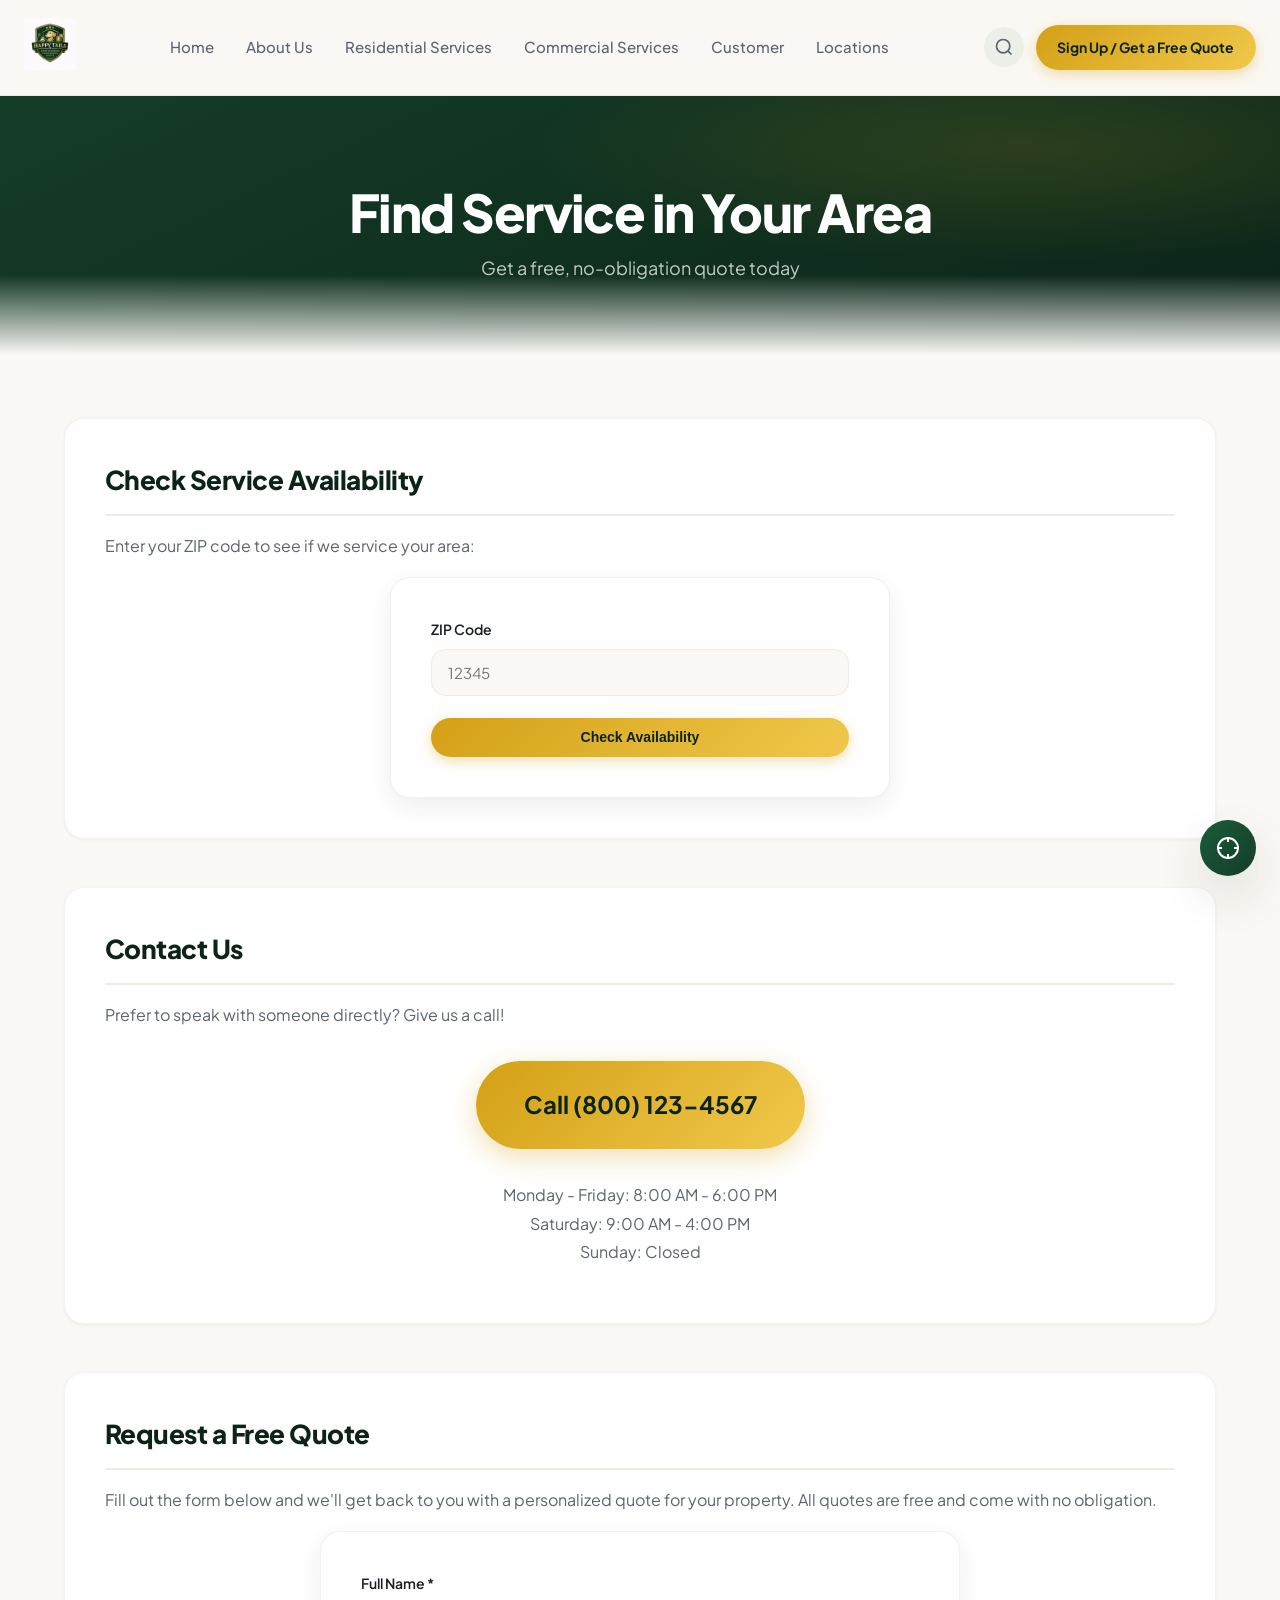
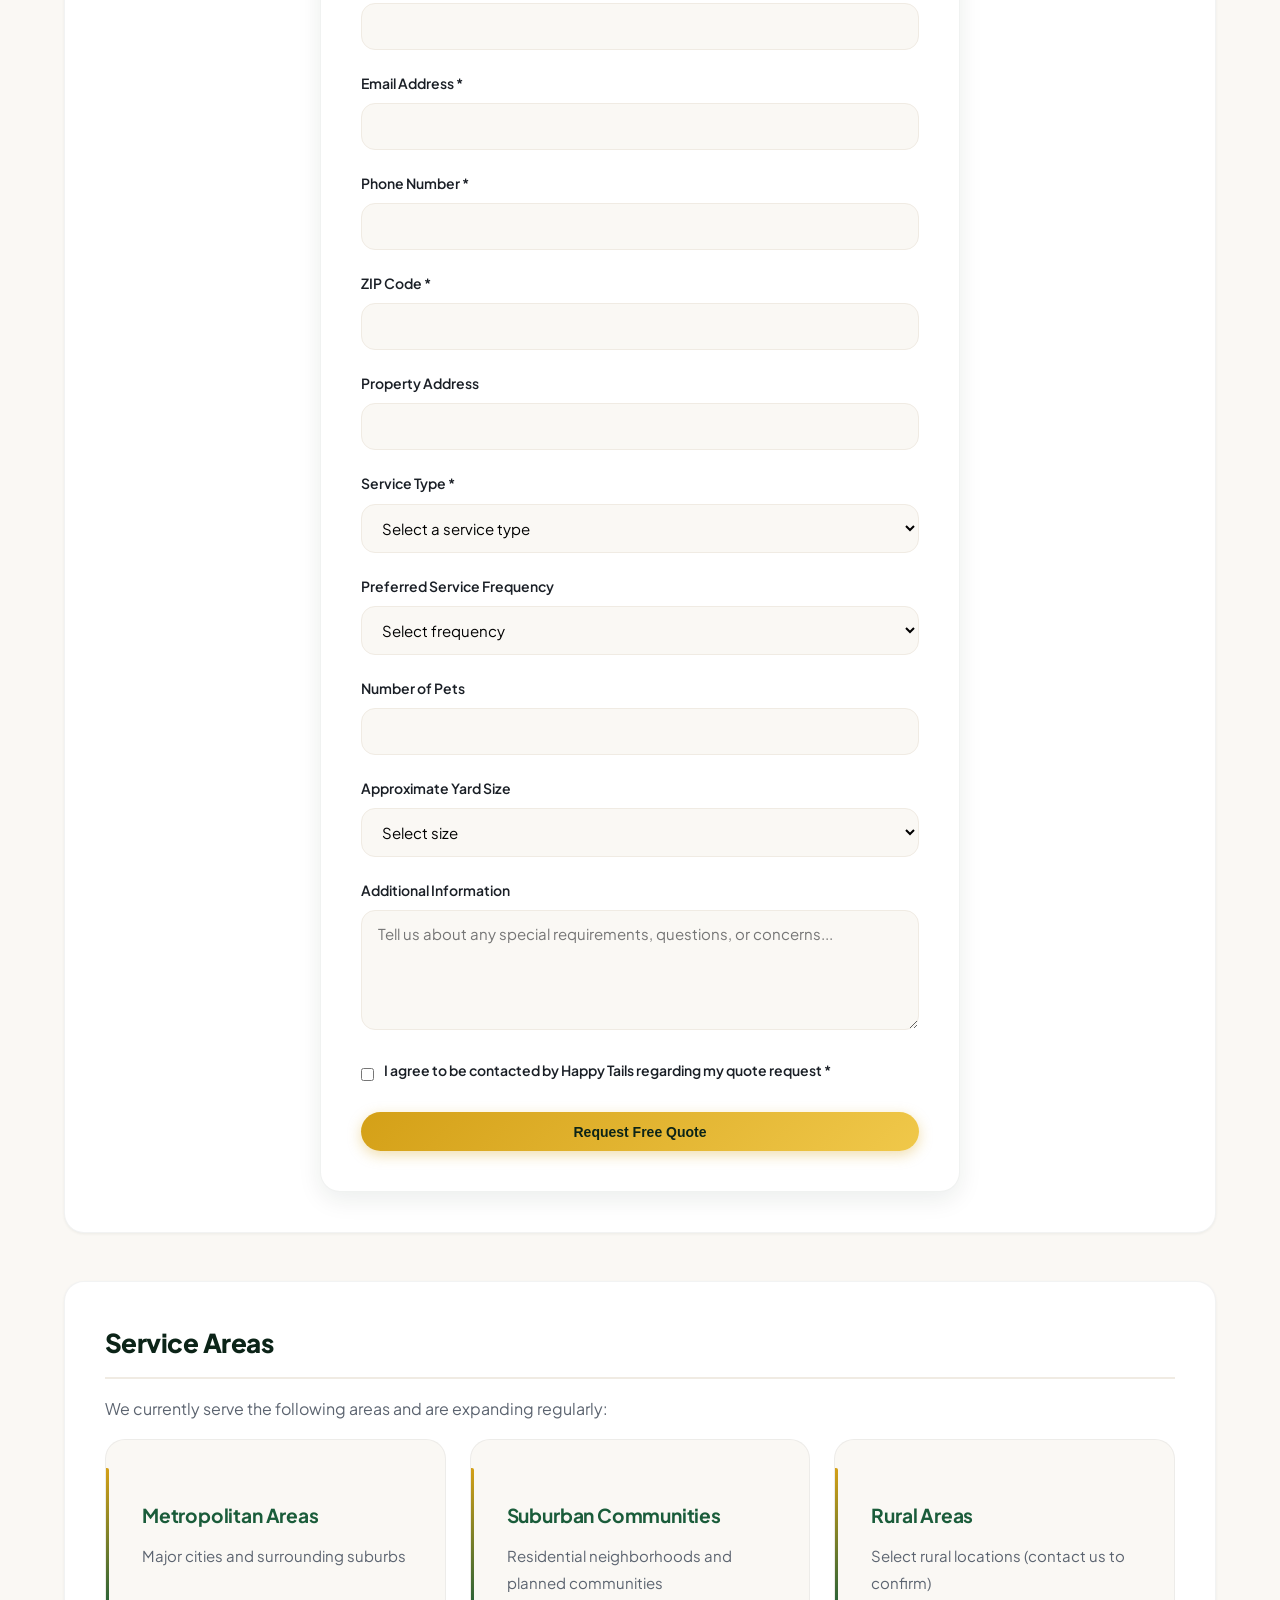
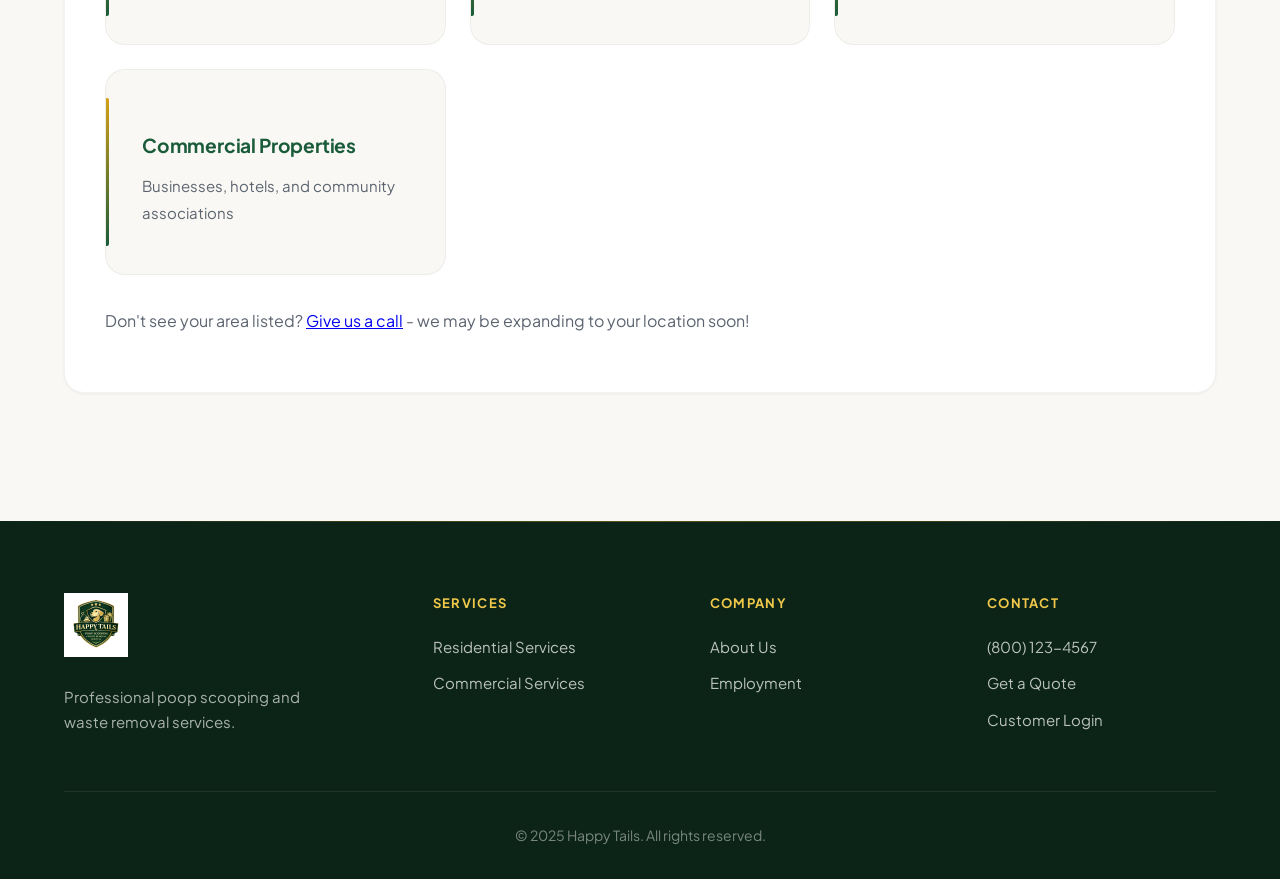
<file: locations.html>
<!DOCTYPE html>
<html lang="en">
<head>
    <meta charset="UTF-8">
    <meta name="viewport" content="width=device-width, initial-scale=1.0">
    <meta name="description" content="Find Happy Tails service in your area and request a free quote. Search by ZIP code or contact us directly.">
    <title>Locations & Free Quote - Happy Tails</title>
    <link rel="stylesheet" href="styles.css">
    <link rel="preconnect" href="https://fonts.googleapis.com">
    <link rel="preconnect" href="https://fonts.gstatic.com" crossorigin>
</head>
<body>
    <!-- Navigation -->
    <nav class="navbar">
        <div class="nav-container">
            <a href="index.html" class="logo">
                <img src="ChatGPT Image Dec 16, 2025, 12_59_10 PM.png" alt="Happy Tails Logo">
            </a>
            <ul class="nav-menu">
                <li><a href="index.html">Home</a></li>
                <li><a href="about.html">About Us</a></li>
                <li><a href="residential.html">Residential Services</a></li>
                <li><a href="commercial.html">Commercial Services</a></li>
                <li><a href="customer.html">Customer</a></li>
                <li><a href="locations.html">Locations</a></li>
            </ul>
            <div class="nav-actions">
                <button class="search-btn" aria-label="Search">
                    <svg width="20" height="20" viewBox="0 0 24 24" fill="none" stroke="currentColor" stroke-width="2">
                        <circle cx="11" cy="11" r="8"></circle>
                        <path d="m21 21-4.35-4.35"></path>
                    </svg>
                </button>
                <a href="locations.html" class="btn-primary">Sign Up / Get a Free Quote</a>
                <button class="mobile-menu-toggle" aria-label="Toggle menu">
                    <span></span>
                    <span></span>
                    <span></span>
                </button>
            </div>
        </div>
    </nav>

    <!-- Page Header -->
    <section class="page-header">
        <div class="container">
            <h1>Find Service in Your Area</h1>
            <p>Get a free, no-obligation quote today</p>
        </div>
    </section>

    <!-- Main Content -->
    <section class="page-content">
        <div class="container">
            <!-- Location Finder -->
            <div class="content-section">
                <h2>Check Service Availability</h2>
                <p>Enter your ZIP code to see if we service your area:</p>
                <div class="form-container" style="max-width: 500px;">
                    <div class="form-group">
                        <label for="zip-code">ZIP Code</label>
                        <input type="text" id="zip-code" name="zip-code" pattern="[0-9]{5}" placeholder="12345" maxlength="5" required>
                    </div>
                    <button type="button" id="check-zip" class="btn-primary" style="width: 100%;">Check Availability</button>
                    <div id="zip-result" style="margin-top: 1rem; padding: 1rem; border-radius: 5px; display: none;"></div>
                </div>
            </div>

            <!-- Contact Information -->
            <div class="content-section">
                <h2>Contact Us</h2>
                <p>Prefer to speak with someone directly? Give us a call!</p>
                <div style="text-align: center; margin: 2rem 0;">
                    <a href="tel:+18001234567" class="btn-primary-large" style="font-size: 1.5rem; padding: 1.5rem 3rem;">Call (800) 123-4567</a>
                </div>
                <p style="text-align: center; color: var(--gray);">Monday - Friday: 8:00 AM - 6:00 PM<br>Saturday: 9:00 AM - 4:00 PM<br>Sunday: Closed</p>
            </div>

            <!-- Quote Request Form -->
            <div class="content-section">
                <h2>Request a Free Quote</h2>
                <p>Fill out the form below and we'll get back to you with a personalized quote for your property. All quotes are free and come with no obligation.</p>
                
                <div class="form-container">
                    <form id="quote-form">
                        <div class="form-group">
                            <label for="quote-name">Full Name *</label>
                            <input type="text" id="quote-name" name="quote-name" required>
                        </div>

                        <div class="form-group">
                            <label for="quote-email">Email Address *</label>
                            <input type="email" id="quote-email" name="quote-email" required>
                        </div>

                        <div class="form-group">
                            <label for="quote-phone">Phone Number *</label>
                            <input type="tel" id="quote-phone" name="quote-phone" required>
                        </div>

                        <div class="form-group">
                            <label for="quote-zip">ZIP Code *</label>
                            <input type="text" id="quote-zip" name="quote-zip" pattern="[0-9]{5}" maxlength="5" required>
                        </div>

                        <div class="form-group">
                            <label for="quote-address">Property Address</label>
                            <input type="text" id="quote-address" name="quote-address">
                        </div>

                        <div class="form-group">
                            <label for="service-type">Service Type *</label>
                            <select id="service-type" name="service-type" required>
                                <option value="">Select a service type</option>
                                <option value="residential">Residential Service</option>
                                <option value="commercial">Commercial Service</option>
                                <option value="one-time">One-Time Service</option>
                                <option value="not-sure">Not Sure</option>
                            </select>
                        </div>

                        <div class="form-group">
                            <label for="service-frequency">Preferred Service Frequency</label>
                            <select id="service-frequency" name="service-frequency">
                                <option value="">Select frequency</option>
                                <option value="weekly">Weekly</option>
                                <option value="custom">Custom Schedule</option>
                                <option value="one-time">One-Time Only</option>
                            </select>
                        </div>

                        <div class="form-group">
                            <label for="pet-count">Number of Pets</label>
                            <input type="number" id="pet-count" name="pet-count" min="1" max="20">
                        </div>

                        <div class="form-group">
                            <label for="yard-size">Approximate Yard Size</label>
                            <select id="yard-size" name="yard-size">
                                <option value="">Select size</option>
                                <option value="small">Small (under 1/4 acre)</option>
                                <option value="medium">Medium (1/4 - 1/2 acre)</option>
                                <option value="large">Large (1/2 - 1 acre)</option>
                                <option value="very-large">Very Large (over 1 acre)</option>
                            </select>
                        </div>

                        <div class="form-group">
                            <label for="quote-message">Additional Information</label>
                            <textarea id="quote-message" name="quote-message" placeholder="Tell us about any special requirements, questions, or concerns..."></textarea>
                        </div>

                        <div class="form-group">
                            <div class="checkbox-group">
                                <input type="checkbox" id="quote-consent" name="quote-consent" required>
                                <label for="quote-consent">I agree to be contacted by Happy Tails regarding my quote request *</label>
                            </div>
                        </div>

                        <button type="submit" class="btn-primary" style="width: 100%;">Request Free Quote</button>
                    </form>

                    <div id="quote-success" style="display: none; margin-top: 2rem; padding: 2rem; background: var(--light-gray); border-radius: 10px; text-align: center;">
                        <h3 style="color: var(--primary-green); margin-bottom: 1rem;">Thank You!</h3>
                        <p>We've received your quote request and will contact you within 24 hours. If you have any urgent questions, please call us at <a href="tel:+18001234567">(800) 123-4567</a>.</p>
                    </div>
                </div>
            </div>

            <!-- Service Areas -->
            <div class="content-section">
                <h2>Service Areas</h2>
                <p>We currently serve the following areas and are expanding regularly:</p>
                <div class="benefits-grid">
                    <div class="benefit-item">
                        <h3>Metropolitan Areas</h3>
                        <p>Major cities and surrounding suburbs</p>
                    </div>
                    <div class="benefit-item">
                        <h3>Suburban Communities</h3>
                        <p>Residential neighborhoods and planned communities</p>
                    </div>
                    <div class="benefit-item">
                        <h3>Rural Areas</h3>
                        <p>Select rural locations (contact us to confirm)</p>
                    </div>
                    <div class="benefit-item">
                        <h3>Commercial Properties</h3>
                        <p>Businesses, hotels, and community associations</p>
                    </div>
                </div>
                <p style="margin-top: 2rem;">Don't see your area listed? <a href="tel:+18001234567">Give us a call</a> - we may be expanding to your location soon!</p>
            </div>
        </div>
    </section>

    <!-- Footer -->
    <footer class="footer">
        <div class="container">
            <div class="footer-content">
                <div class="footer-section">
                    <img src="ChatGPT Image Dec 16, 2025, 12_59_10 PM.png" alt="Happy Tails Logo" class="footer-logo">
                    <p>Professional poop scooping and waste removal services.</p>
                </div>
                <div class="footer-section">
                    <h4>Services</h4>
                    <ul>
                        <li><a href="residential.html">Residential Services</a></li>
                        <li><a href="commercial.html">Commercial Services</a></li>
                    </ul>
                </div>
                <div class="footer-section">
                    <h4>Company</h4>
                    <ul>
                        <li><a href="about.html">About Us</a></li>
                        <li><a href="about.html#employment">Employment</a></li>
                    </ul>
                </div>
                <div class="footer-section">
                    <h4>Contact</h4>
                    <ul>
                        <li><a href="tel:+18001234567">(800) 123-4567</a></li>
                        <li><a href="locations.html">Get a Quote</a></li>
                        <li><a href="customer.html">Customer Login</a></li>
                    </ul>
                </div>
            </div>
            <div class="footer-bottom">
                <p>&copy; 2025 Happy Tails. All rights reserved.</p>
            </div>
        </div>
    </footer>

    <!-- Accessibility Widget -->
    <div id="accessibility-widget" class="accessibility-widget">
        <button class="accessibility-toggle" aria-label="Accessibility Options">
            <svg width="24" height="24" viewBox="0 0 24 24" fill="none" stroke="currentColor" stroke-width="2">
                <circle cx="12" cy="12" r="10"></circle>
                <path d="M12 2v4M12 18v4M2 12h4M18 12h4"></path>
            </svg>
        </button>
        <div class="accessibility-menu">
            <h3>Accessibility Options</h3>
            <div class="accessibility-option">
                <label>
                    <input type="checkbox" id="high-contrast"> High Contrast
                </label>
            </div>
            <div class="accessibility-option">
                <label>
                    <input type="checkbox" id="large-text"> Large Text
                </label>
            </div>
            <div class="accessibility-option">
                <label>
                    <input type="checkbox" id="readable-font"> Readable Font
                </label>
            </div>
            <div class="accessibility-option">
                <button id="reset-accessibility">Reset</button>
            </div>
        </div>
    </div>

    <!-- Search Modal -->
    <div id="search-modal" class="modal">
        <div class="modal-content">
            <span class="close-modal">&times;</span>
            <h2>Search</h2>
            <input type="search" placeholder="Search..." class="search-input">
            <div class="search-results"></div>
        </div>
    </div>

    <script src="script.js"></script>
</body>
</html>
</file>
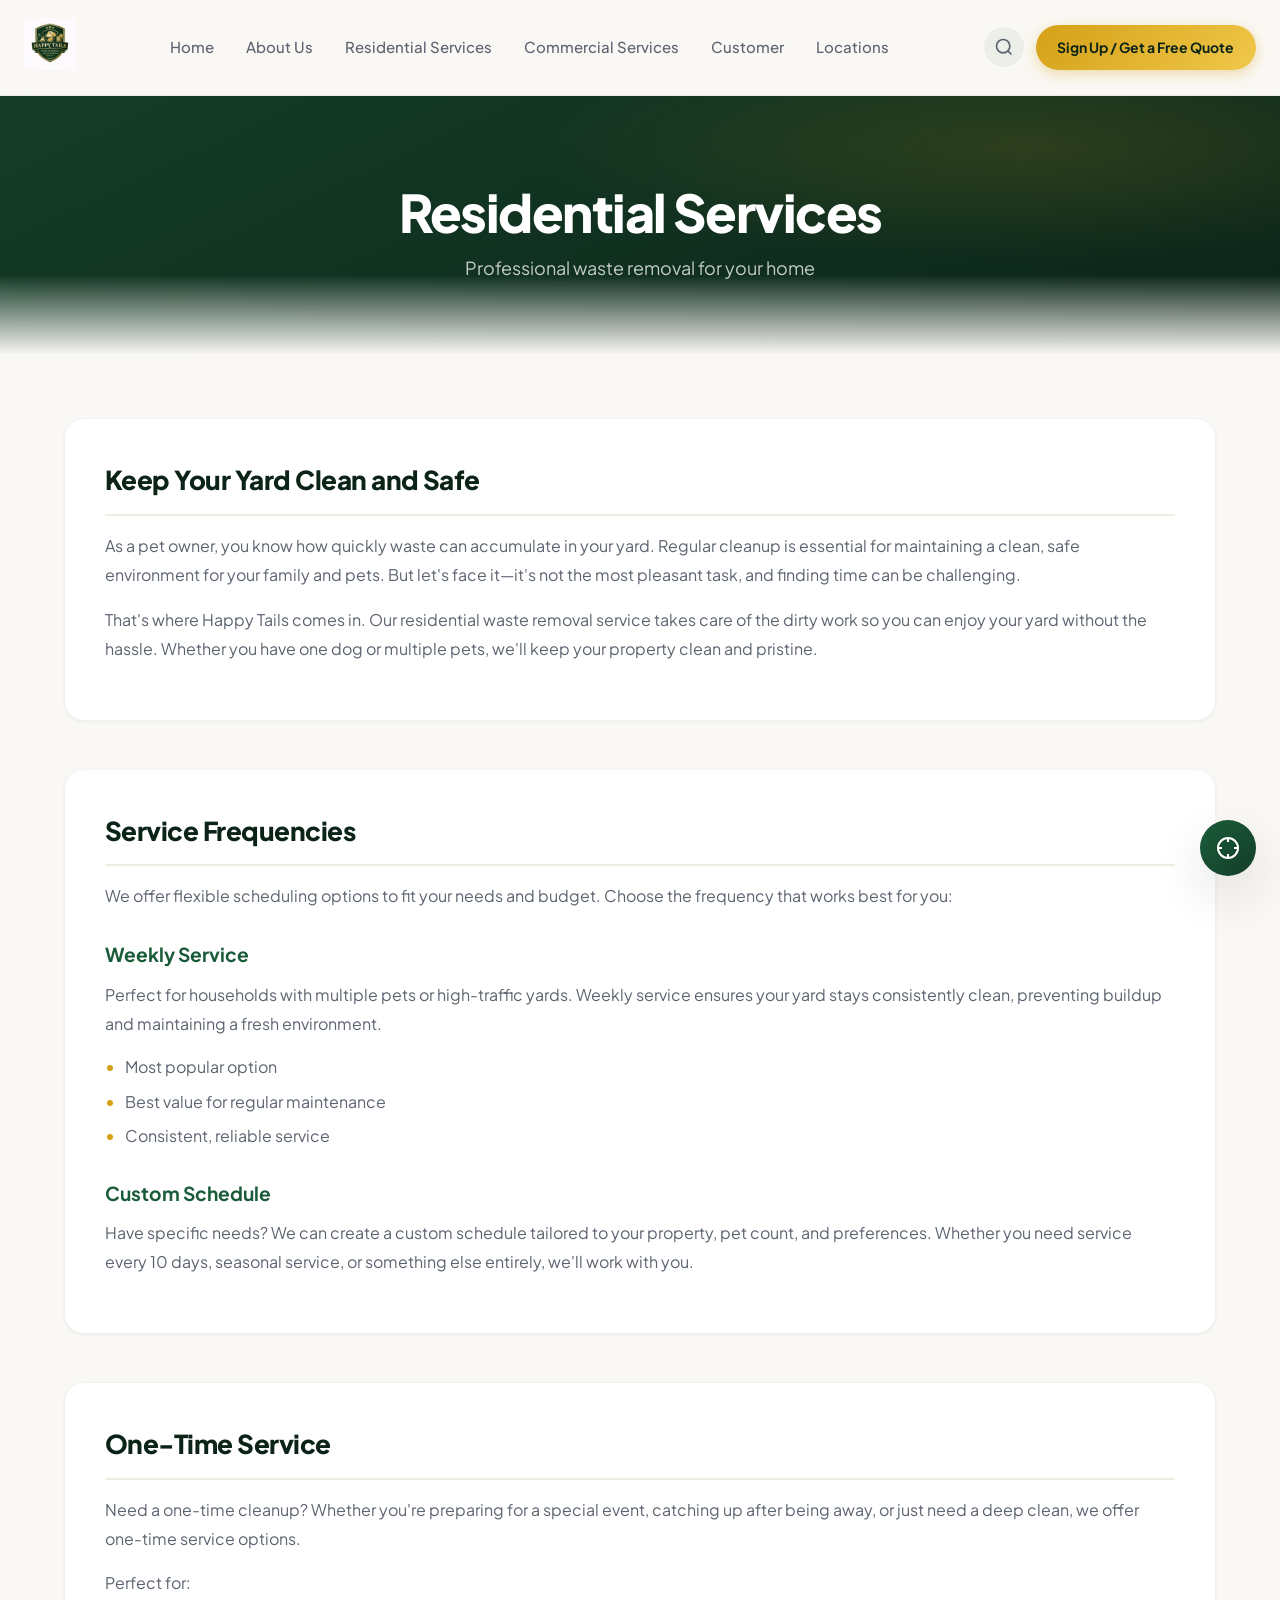
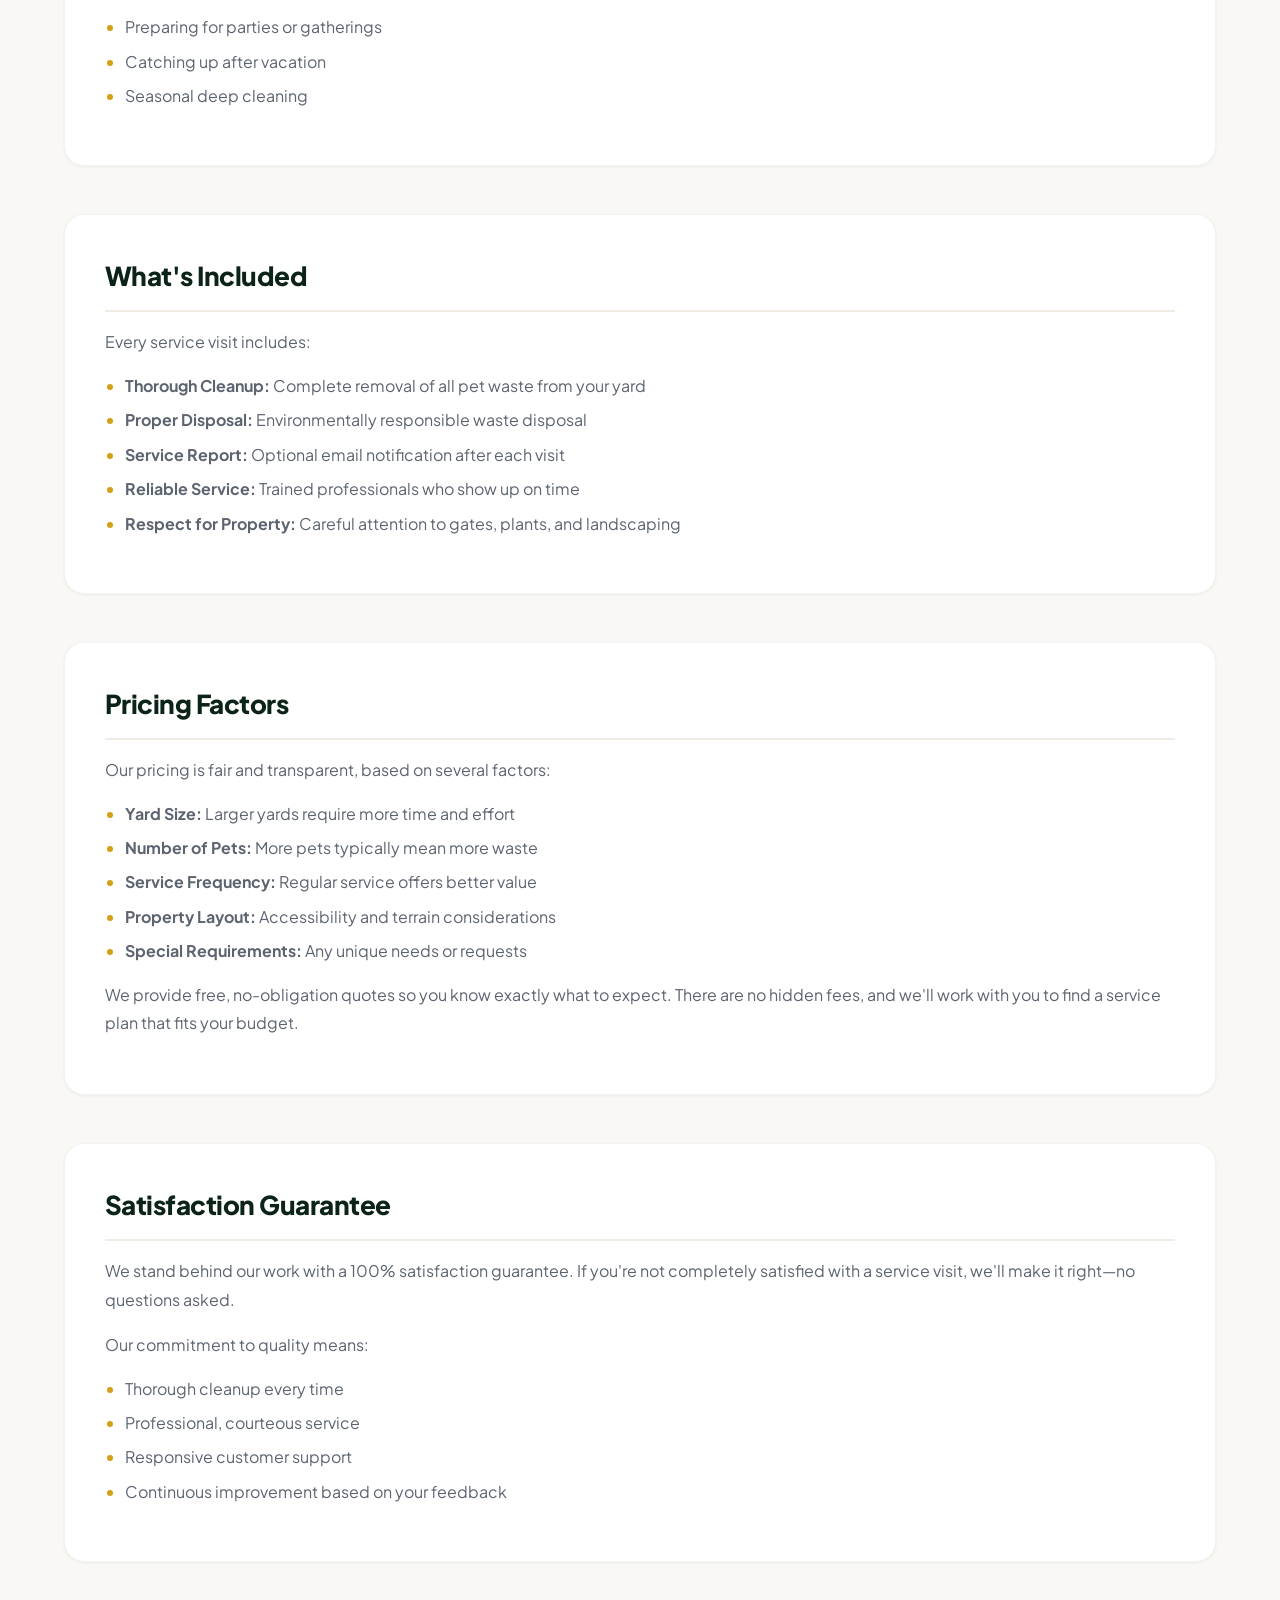
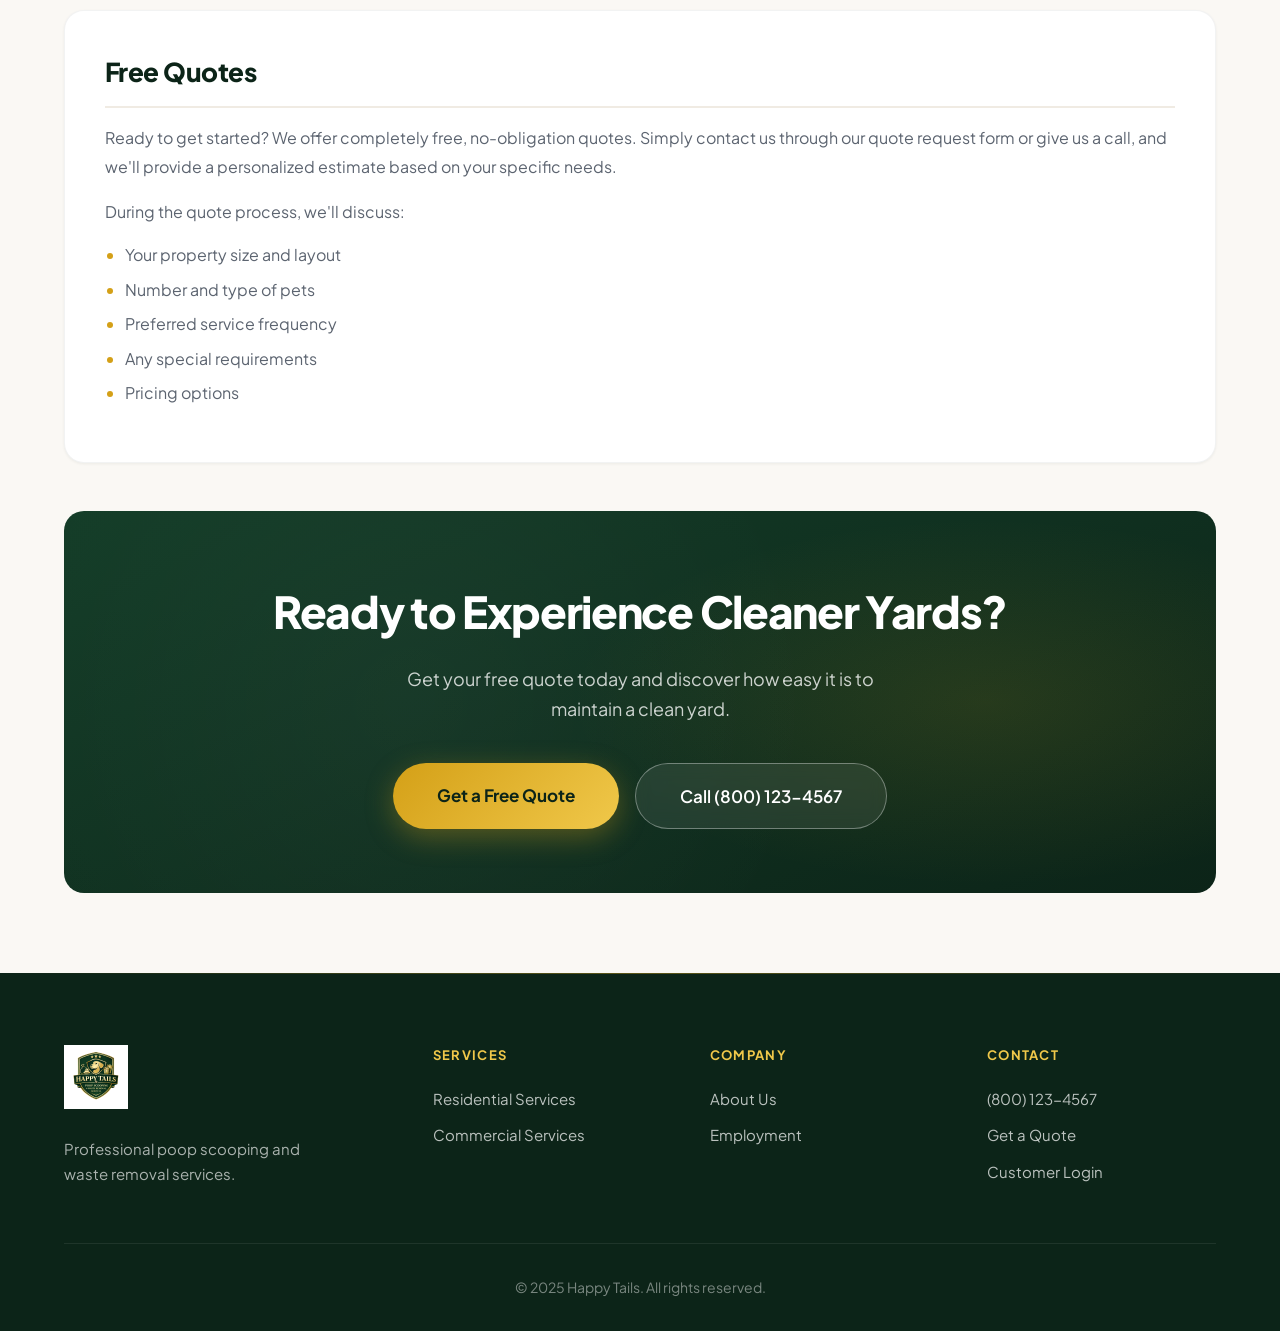
<file: residential.html>
<!DOCTYPE html>
<html lang="en">
<head>
    <meta charset="UTF-8">
    <meta name="viewport" content="width=device-width, initial-scale=1.0">
    <meta name="description" content="Residential poop scooping services for homeowners. Weekly and custom schedules available.">
    <title>Residential Services - Happy Tails</title>
    <link rel="stylesheet" href="styles.css">
    <link rel="preconnect" href="https://fonts.googleapis.com">
    <link rel="preconnect" href="https://fonts.gstatic.com" crossorigin>
</head>
<body>
    <!-- Navigation -->
    <nav class="navbar">
        <div class="nav-container">
            <a href="index.html" class="logo">
                <img src="ChatGPT Image Dec 16, 2025, 12_59_10 PM.png" alt="Happy Tails Logo">
            </a>
            <ul class="nav-menu">
                <li><a href="index.html">Home</a></li>
                <li><a href="about.html">About Us</a></li>
                <li><a href="residential.html">Residential Services</a></li>
                <li><a href="commercial.html">Commercial Services</a></li>
                <li><a href="customer.html">Customer</a></li>
                <li><a href="locations.html">Locations</a></li>
            </ul>
            <div class="nav-actions">
                <button class="search-btn" aria-label="Search">
                    <svg width="20" height="20" viewBox="0 0 24 24" fill="none" stroke="currentColor" stroke-width="2">
                        <circle cx="11" cy="11" r="8"></circle>
                        <path d="m21 21-4.35-4.35"></path>
                    </svg>
                </button>
                <a href="locations.html" class="btn-primary">Sign Up / Get a Free Quote</a>
                <button class="mobile-menu-toggle" aria-label="Toggle menu">
                    <span></span>
                    <span></span>
                    <span></span>
                </button>
            </div>
        </div>
    </nav>

    <!-- Page Header -->
    <section class="page-header">
        <div class="container">
            <h1>Residential Services</h1>
            <p>Professional waste removal for your home</p>
        </div>
    </section>

    <!-- Main Content -->
    <section class="page-content">
        <div class="container">
            <div class="content-section">
                <h2>Keep Your Yard Clean and Safe</h2>
                <p>As a pet owner, you know how quickly waste can accumulate in your yard. Regular cleanup is essential for maintaining a clean, safe environment for your family and pets. But let's face it—it's not the most pleasant task, and finding time can be challenging.</p>
                <p>That's where Happy Tails comes in. Our residential waste removal service takes care of the dirty work so you can enjoy your yard without the hassle. Whether you have one dog or multiple pets, we'll keep your property clean and pristine.</p>
            </div>

            <div class="content-section">
                <h2>Service Frequencies</h2>
                <p>We offer flexible scheduling options to fit your needs and budget. Choose the frequency that works best for you:</p>

                <h3>Weekly Service</h3>
                <p>Perfect for households with multiple pets or high-traffic yards. Weekly service ensures your yard stays consistently clean, preventing buildup and maintaining a fresh environment.</p>
                <ul>
                    <li>Most popular option</li>
                    <li>Best value for regular maintenance</li>
                    <li>Consistent, reliable service</li>
                </ul>

                <h3>Custom Schedule</h3>
                <p>Have specific needs? We can create a custom schedule tailored to your property, pet count, and preferences. Whether you need service every 10 days, seasonal service, or something else entirely, we'll work with you.</p>
            </div>

            <div class="content-section">
                <h2>One-Time Service</h2>
                <p>Need a one-time cleanup? Whether you're preparing for a special event, catching up after being away, or just need a deep clean, we offer one-time service options.</p>
                <p>Perfect for:</p>
                <ul>
                    <li>Preparing for parties or gatherings</li>
                    <li>Catching up after vacation</li>
                    <li>Seasonal deep cleaning</li>
                </ul>
            </div>

            <div class="content-section">
                <h2>What's Included</h2>
                <p>Every service visit includes:</p>
                <ul>
                    <li><strong>Thorough Cleanup:</strong> Complete removal of all pet waste from your yard</li>
                    <li><strong>Proper Disposal:</strong> Environmentally responsible waste disposal</li>
                    <li><strong>Service Report:</strong> Optional email notification after each visit</li>
                    <li><strong>Reliable Service:</strong> Trained professionals who show up on time</li>
                    <li><strong>Respect for Property:</strong> Careful attention to gates, plants, and landscaping</li>
                </ul>
            </div>

            <div class="content-section">
                <h2>Pricing Factors</h2>
                <p>Our pricing is fair and transparent, based on several factors:</p>
                <ul>
                    <li><strong>Yard Size:</strong> Larger yards require more time and effort</li>
                    <li><strong>Number of Pets:</strong> More pets typically mean more waste</li>
                    <li><strong>Service Frequency:</strong> Regular service offers better value</li>
                    <li><strong>Property Layout:</strong> Accessibility and terrain considerations</li>
                    <li><strong>Special Requirements:</strong> Any unique needs or requests</li>
                </ul>
                <p>We provide free, no-obligation quotes so you know exactly what to expect. There are no hidden fees, and we'll work with you to find a service plan that fits your budget.</p>
            </div>

            <div class="content-section">
                <h2>Satisfaction Guarantee</h2>
                <p>We stand behind our work with a 100% satisfaction guarantee. If you're not completely satisfied with a service visit, we'll make it right—no questions asked.</p>
                <p>Our commitment to quality means:</p>
                <ul>
                    <li>Thorough cleanup every time</li>
                    <li>Professional, courteous service</li>
                    <li>Responsive customer support</li>
                    <li>Continuous improvement based on your feedback</li>
                </ul>
            </div>

            <div class="content-section">
                <h2>Free Quotes</h2>
                <p>Ready to get started? We offer completely free, no-obligation quotes. Simply contact us through our quote request form or give us a call, and we'll provide a personalized estimate based on your specific needs.</p>
                <p>During the quote process, we'll discuss:</p>
                <ul>
                    <li>Your property size and layout</li>
                    <li>Number and type of pets</li>
                    <li>Preferred service frequency</li>
                    <li>Any special requirements</li>
                    <li>Pricing options</li>
                </ul>
            </div>

            <div class="cta-section">
                <div class="container">
                    <h2>Ready to Experience Cleaner Yards?</h2>
                    <p>Get your free quote today and discover how easy it is to maintain a clean yard.</p>
                    <div class="cta-buttons">
                        <a href="locations.html" class="btn-primary-large">Get a Free Quote</a>
                        <a href="tel:+18001234567" class="btn-secondary-large">Call (800) 123-4567</a>
                    </div>
                </div>
            </div>
        </div>
    </section>

    <!-- Footer -->
    <footer class="footer">
        <div class="container">
            <div class="footer-content">
                <div class="footer-section">
                    <img src="ChatGPT Image Dec 16, 2025, 12_59_10 PM.png" alt="Happy Tails Logo" class="footer-logo">
                    <p>Professional poop scooping and waste removal services.</p>
                </div>
                <div class="footer-section">
                    <h4>Services</h4>
                    <ul>
                        <li><a href="residential.html">Residential Services</a></li>
                        <li><a href="commercial.html">Commercial Services</a></li>
                    </ul>
                </div>
                <div class="footer-section">
                    <h4>Company</h4>
                    <ul>
                        <li><a href="about.html">About Us</a></li>
                        <li><a href="about.html#employment">Employment</a></li>
                    </ul>
                </div>
                <div class="footer-section">
                    <h4>Contact</h4>
                    <ul>
                        <li><a href="tel:+18001234567">(800) 123-4567</a></li>
                        <li><a href="locations.html">Get a Quote</a></li>
                        <li><a href="customer.html">Customer Login</a></li>
                    </ul>
                </div>
            </div>
            <div class="footer-bottom">
                <p>&copy; 2025 Happy Tails. All rights reserved.</p>
            </div>
        </div>
    </footer>

    <!-- Accessibility Widget -->
    <div id="accessibility-widget" class="accessibility-widget">
        <button class="accessibility-toggle" aria-label="Accessibility Options">
            <svg width="24" height="24" viewBox="0 0 24 24" fill="none" stroke="currentColor" stroke-width="2">
                <circle cx="12" cy="12" r="10"></circle>
                <path d="M12 2v4M12 18v4M2 12h4M18 12h4"></path>
            </svg>
        </button>
        <div class="accessibility-menu">
            <h3>Accessibility Options</h3>
            <div class="accessibility-option">
                <label>
                    <input type="checkbox" id="high-contrast"> High Contrast
                </label>
            </div>
            <div class="accessibility-option">
                <label>
                    <input type="checkbox" id="large-text"> Large Text
                </label>
            </div>
            <div class="accessibility-option">
                <label>
                    <input type="checkbox" id="readable-font"> Readable Font
                </label>
            </div>
            <div class="accessibility-option">
                <button id="reset-accessibility">Reset</button>
            </div>
        </div>
    </div>

    <!-- Search Modal -->
    <div id="search-modal" class="modal">
        <div class="modal-content">
            <span class="close-modal">&times;</span>
            <h2>Search</h2>
            <input type="search" placeholder="Search..." class="search-input">
            <div class="search-results"></div>
        </div>
    </div>

    <script src="script.js"></script>
</body>
</html>
</file>
<file: styles.css>
@import url('https://fonts.googleapis.com/css2?family=Plus+Jakarta+Sans:ital,wght@0,200..800;1,200..800&display=swap');

/* Reset and Base Styles */
* {
    margin: 0;
    padding: 0;
    box-sizing: border-box;
}

:root {
    --primary-green: #1a5c3a;
    --primary-green-light: #23854f;
    --dark-green: #0c2418;
    --forest: #143d28;
    --gold: #d4a017;
    --gold-light: #f0c84a;
    --gold-muted: rgba(212, 160, 23, 0.15);
    --cream: #faf8f4;
    --cream-dark: #f0ebe3;
    --white: #ffffff;
    --light-gray: #f4f1ec;
    --gray: #5c6470;
    --gray-light: #8b939e;
    --dark-gray: #1a1f26;
    --font-primary: 'Plus Jakarta Sans', system-ui, sans-serif;
    --radius-sm: 8px;
    --radius-md: 14px;
    --radius-lg: 20px;
    --radius-xl: 28px;
    --radius-full: 9999px;
    --shadow-sm: 0 1px 3px rgba(12, 36, 24, 0.06);
    --shadow-md: 0 8px 24px rgba(12, 36, 24, 0.08);
    --shadow-lg: 0 20px 48px rgba(12, 36, 24, 0.12);
    --shadow-xl: 0 32px 64px rgba(12, 36, 24, 0.16);
    --transition: 0.3s cubic-bezier(0.4, 0, 0.2, 1);
    --nav-height: 80px;
}

html {
    scroll-behavior: smooth;
}

body {
    font-family: var(--font-primary);
    line-height: 1.65;
    color: var(--dark-gray);
    overflow-x: hidden;
    background: var(--cream);
    -webkit-font-smoothing: antialiased;
    -moz-osx-font-smoothing: grayscale;
}

::selection {
    background: var(--gold-muted);
    color: var(--dark-green);
}

.container {
    max-width: 1200px;
    margin: 0 auto;
    padding: 0 24px;
}

/* Section labels */
.section-label {
    display: inline-block;
    font-size: 0.75rem;
    font-weight: 700;
    letter-spacing: 0.14em;
    text-transform: uppercase;
    color: var(--gold);
    margin-bottom: 0.75rem;
}

.section-header {
    text-align: center;
    max-width: 640px;
    margin: 0 auto 3.5rem;
}

.section-header h2 {
    font-size: clamp(2rem, 4vw, 2.75rem);
    font-weight: 800;
    letter-spacing: -0.03em;
    color: var(--dark-green);
    line-height: 1.15;
    margin-bottom: 1rem;
}

/* Navigation */
.navbar {
    background: rgba(250, 248, 244, 0.82);
    backdrop-filter: blur(16px);
    -webkit-backdrop-filter: blur(16px);
    border-bottom: 1px solid rgba(12, 36, 24, 0.06);
    position: sticky;
    top: 0;
    z-index: 1000;
    padding: 1.1rem 0;
    transition: padding var(--transition), box-shadow var(--transition), background var(--transition);
}

.navbar.scrolled {
    padding: 0.75rem 0;
    background: rgba(255, 255, 255, 0.92);
    box-shadow: var(--shadow-md);
}

.nav-container {
    max-width: 1320px;
    margin: 0 auto;
    padding: 0 24px;
    display: flex;
    justify-content: space-between;
    align-items: center;
    gap: 1.5rem;
}

.logo img {
    height: 52px;
    width: auto;
    transition: transform var(--transition);
}

.logo:hover img {
    transform: scale(1.03);
}

.nav-menu {
    display: flex;
    list-style: none;
    gap: 0.25rem;
    align-items: center;
}

.nav-menu a {
    text-decoration: none;
    color: var(--gray);
    font-weight: 500;
    font-size: 0.9375rem;
    padding: 0.5rem 0.875rem;
    border-radius: var(--radius-full);
    transition: color var(--transition), background var(--transition);
}

.nav-menu a:hover {
    color: var(--primary-green);
    background: rgba(26, 92, 58, 0.06);
}

.nav-actions {
    display: flex;
    align-items: center;
    gap: 0.75rem;
}

.search-btn {
    background: rgba(26, 92, 58, 0.06);
    border: none;
    cursor: pointer;
    color: var(--gray);
    padding: 0.625rem;
    border-radius: var(--radius-full);
    display: flex;
    align-items: center;
    transition: color var(--transition), background var(--transition), transform var(--transition);
}

.search-btn:hover {
    color: var(--primary-green);
    background: rgba(26, 92, 58, 0.12);
    transform: scale(1.05);
}

.btn-primary {
    background: linear-gradient(135deg, var(--gold) 0%, var(--gold-light) 100%);
    color: var(--dark-green);
    padding: 0.7rem 1.35rem;
    border: none;
    border-radius: var(--radius-full);
    font-weight: 700;
    font-size: 0.875rem;
    text-decoration: none;
    display: inline-block;
    transition: transform var(--transition), box-shadow var(--transition), filter var(--transition);
    cursor: pointer;
    box-shadow: 0 4px 14px rgba(212, 160, 23, 0.35);
    white-space: nowrap;
}

.btn-primary:hover {
    transform: translateY(-2px);
    box-shadow: 0 8px 24px rgba(212, 160, 23, 0.45);
    filter: brightness(1.05);
}

.mobile-menu-toggle {
    display: none;
    flex-direction: column;
    background: rgba(26, 92, 58, 0.06);
    border: none;
    cursor: pointer;
    gap: 5px;
    padding: 0.625rem;
    border-radius: var(--radius-sm);
}

.mobile-menu-toggle span {
    width: 22px;
    height: 2px;
    background: var(--dark-green);
    border-radius: 2px;
    transition: all var(--transition);
}

.mobile-menu-toggle.active span:nth-child(1) {
    transform: rotate(45deg) translate(5px, 5px);
}

.mobile-menu-toggle.active span:nth-child(2) {
    opacity: 0;
}

.mobile-menu-toggle.active span:nth-child(3) {
    transform: rotate(-45deg) translate(5px, -5px);
}

/* Hero Section */
.hero {
    position: relative;
    min-height: 92vh;
    background:
        radial-gradient(ellipse 80% 60% at 70% 20%, rgba(212, 160, 23, 0.18) 0%, transparent 55%),
        radial-gradient(ellipse 60% 50% at 10% 80%, rgba(35, 133, 79, 0.25) 0%, transparent 50%),
        linear-gradient(155deg, var(--forest) 0%, var(--dark-green) 45%, #061510 100%);
    display: flex;
    align-items: center;
    justify-content: center;
    text-align: center;
    color: var(--white);
    overflow: hidden;
}

.hero::before {
    content: '';
    position: absolute;
    inset: 0;
    background-image:
        radial-gradient(circle at 20% 30%, rgba(255, 255, 255, 0.04) 0%, transparent 8%),
        radial-gradient(circle at 80% 70%, rgba(255, 255, 255, 0.03) 0%, transparent 6%);
    background-size: 100% 100%;
    pointer-events: none;
}

.hero::after {
    content: '';
    position: absolute;
    bottom: -2px;
    left: 0;
    right: 0;
    height: 120px;
    background: linear-gradient(to top, var(--cream), transparent);
    pointer-events: none;
}

.hero-overlay {
    position: absolute;
    inset: 0;
    background: radial-gradient(ellipse at center, transparent 0%, rgba(0, 0, 0, 0.25) 100%);
}

.hero-content {
    position: relative;
    z-index: 1;
    max-width: 820px;
    padding: 6rem 24px 5rem;
}

.hero-badge {
    display: inline-flex;
    align-items: center;
    gap: 0.5rem;
    background: rgba(255, 255, 255, 0.1);
    border: 1px solid rgba(255, 255, 255, 0.18);
    backdrop-filter: blur(8px);
    padding: 0.5rem 1.125rem;
    border-radius: var(--radius-full);
    font-size: 0.8125rem;
    font-weight: 600;
    letter-spacing: 0.04em;
    text-transform: uppercase;
    margin-bottom: 1.75rem;
    color: rgba(255, 255, 255, 0.95);
}

.hero-badge::before {
    content: '';
    width: 7px;
    height: 7px;
    background: var(--gold-light);
    border-radius: 50%;
    box-shadow: 0 0 12px var(--gold-light);
}

.hero-title {
    font-size: clamp(2.5rem, 6vw, 4.25rem);
    font-weight: 800;
    margin-bottom: 1.25rem;
    letter-spacing: -0.035em;
    line-height: 1.08;
    background: linear-gradient(180deg, #ffffff 0%, rgba(255, 255, 255, 0.88) 100%);
    -webkit-background-clip: text;
    -webkit-text-fill-color: transparent;
    background-clip: text;
}

.hero-subtitle {
    font-size: clamp(1.05rem, 2.5vw, 1.35rem);
    margin-bottom: 2.5rem;
    font-weight: 400;
    color: rgba(255, 255, 255, 0.78);
    max-width: 580px;
    margin-left: auto;
    margin-right: auto;
    line-height: 1.7;
}

.hero-cta {
    display: flex;
    gap: 1rem;
    justify-content: center;
    flex-wrap: wrap;
}

.btn-hero {
    background: linear-gradient(135deg, var(--gold) 0%, var(--gold-light) 100%);
    color: var(--dark-green);
    padding: 1rem 2.25rem;
    border-radius: var(--radius-full);
    font-weight: 700;
    text-decoration: none;
    font-size: 1rem;
    transition: transform var(--transition), box-shadow var(--transition);
    display: inline-block;
    box-shadow: 0 8px 28px rgba(212, 160, 23, 0.4);
}

.btn-hero:hover {
    transform: translateY(-3px);
    box-shadow: 0 14px 36px rgba(212, 160, 23, 0.5);
}

.btn-hero-secondary {
    background: rgba(255, 255, 255, 0.08);
    color: var(--white);
    padding: 1rem 2.25rem;
    border: 1.5px solid rgba(255, 255, 255, 0.35);
    border-radius: var(--radius-full);
    font-weight: 600;
    text-decoration: none;
    font-size: 1rem;
    transition: all var(--transition);
    display: inline-block;
    backdrop-filter: blur(8px);
}

.btn-hero-secondary:hover {
    background: var(--white);
    color: var(--primary-green);
    border-color: var(--white);
    transform: translateY(-3px);
}

/* Stats Bar */
.stats-bar {
    margin-top: -3rem;
    position: relative;
    z-index: 2;
    padding: 0 24px 1rem;
}

.stats-grid {
    display: grid;
    grid-template-columns: repeat(4, 1fr);
    gap: 1px;
    background: rgba(12, 36, 24, 0.08);
    border-radius: var(--radius-lg);
    overflow: hidden;
    box-shadow: var(--shadow-lg);
    max-width: 960px;
    margin: 0 auto;
}

.stat-item {
    background: var(--white);
    padding: 2rem 1.5rem;
    text-align: center;
    transition: background var(--transition);
}

.stat-item:hover {
    background: var(--cream);
}

.stat-number {
    display: block;
    font-size: clamp(1.75rem, 3vw, 2.25rem);
    font-weight: 800;
    color: var(--primary-green);
    letter-spacing: -0.03em;
    line-height: 1;
    margin-bottom: 0.4rem;
}

.stat-label {
    font-size: 0.8125rem;
    font-weight: 600;
    color: var(--gray);
    letter-spacing: 0.02em;
    text-transform: uppercase;
}

/* What We Do Section */
.what-we-do {
    padding: 6rem 0;
    background: var(--cream);
}

.what-we-do h2 {
    text-align: center;
    font-size: clamp(2rem, 4vw, 2.75rem);
    font-weight: 800;
    letter-spacing: -0.03em;
    color: var(--dark-green);
    margin-bottom: 1rem;
}

.section-intro {
    text-align: center;
    font-size: 1.125rem;
    color: var(--gray);
    max-width: 620px;
    margin: 0 auto 3rem;
    line-height: 1.75;
}

.features-grid {
    display: grid;
    grid-template-columns: repeat(auto-fit, minmax(320px, 1fr));
    gap: 1.75rem;
    margin-top: 1rem;
}

.feature-card {
    background: var(--white);
    padding: 2.5rem;
    border-radius: var(--radius-lg);
    border: 1px solid rgba(12, 36, 24, 0.06);
    box-shadow: var(--shadow-sm);
    transition: transform var(--transition), box-shadow var(--transition), border-color var(--transition);
    text-align: left;
    position: relative;
    overflow: hidden;
}

.feature-card::before {
    content: '';
    position: absolute;
    top: 0;
    left: 0;
    right: 0;
    height: 3px;
    background: linear-gradient(90deg, var(--primary-green), var(--gold));
    opacity: 0;
    transition: opacity var(--transition);
}

.feature-card:hover {
    transform: translateY(-6px);
    box-shadow: var(--shadow-lg);
    border-color: rgba(26, 92, 58, 0.12);
}

.feature-card:hover::before {
    opacity: 1;
}

.feature-icon {
    width: 56px;
    height: 56px;
    display: flex;
    align-items: center;
    justify-content: center;
    background: linear-gradient(135deg, rgba(26, 92, 58, 0.1) 0%, rgba(212, 160, 23, 0.12) 100%);
    border-radius: var(--radius-md);
    margin-bottom: 1.5rem;
    font-size: 1.75rem;
}

.feature-icon svg {
    width: 28px;
    height: 28px;
    stroke: var(--primary-green);
}

.feature-card h3 {
    color: var(--dark-green);
    font-size: 1.375rem;
    font-weight: 700;
    letter-spacing: -0.02em;
    margin-bottom: 0.75rem;
}

.feature-card p {
    color: var(--gray);
    margin-bottom: 1.5rem;
    line-height: 1.7;
}

.feature-link {
    color: var(--primary-green);
    text-decoration: none;
    font-weight: 700;
    font-size: 0.9375rem;
    display: inline-flex;
    align-items: center;
    gap: 0.35rem;
    transition: gap var(--transition), color var(--transition);
}

.feature-link:hover {
    color: var(--gold);
    gap: 0.6rem;
}

/* Why Choose Us Section */
.why-choose {
    padding: 6rem 0;
    background: var(--white);
    position: relative;
}

.why-choose::before {
    content: '';
    position: absolute;
    inset: 0;
    background: radial-gradient(ellipse 70% 50% at 50% 100%, rgba(26, 92, 58, 0.04) 0%, transparent 70%);
    pointer-events: none;
}

.why-choose h2 {
    text-align: center;
    font-size: clamp(2rem, 4vw, 2.75rem);
    font-weight: 800;
    letter-spacing: -0.03em;
    color: var(--dark-green);
    margin-bottom: 3rem;
    position: relative;
}

.benefits-grid {
    display: grid;
    grid-template-columns: repeat(auto-fit, minmax(260px, 1fr));
    gap: 1.5rem;
    position: relative;
}

.benefit-item {
    padding: 2rem 2rem 2rem 2.25rem;
    background: var(--cream);
    border-radius: var(--radius-lg);
    border: 1px solid rgba(12, 36, 24, 0.05);
    position: relative;
    transition: transform var(--transition), box-shadow var(--transition);
}

.benefit-item::before {
    content: '';
    position: absolute;
    left: 0;
    top: 1.75rem;
    bottom: 1.75rem;
    width: 3px;
    background: linear-gradient(180deg, var(--gold), var(--primary-green));
    border-radius: 0 2px 2px 0;
}

.benefit-item:hover {
    transform: translateY(-4px);
    box-shadow: var(--shadow-md);
}

.benefit-item h3 {
    color: var(--dark-green);
    font-weight: 700;
    font-size: 1.125rem;
    margin-bottom: 0.5rem;
    letter-spacing: -0.01em;
}

.benefit-item p {
    color: var(--gray);
    font-size: 0.9375rem;
    line-height: 1.65;
}

/* CTA Section */
.cta-section {
    padding: 6rem 0;
    background:
        radial-gradient(ellipse 60% 80% at 80% 50%, rgba(212, 160, 23, 0.12) 0%, transparent 60%),
        linear-gradient(155deg, var(--forest) 0%, var(--dark-green) 100%);
    color: var(--white);
    text-align: center;
    position: relative;
    overflow: hidden;
}

.cta-section::before {
    content: '';
    position: absolute;
    inset: 0;
    background-image: radial-gradient(circle at 30% 50%, rgba(255, 255, 255, 0.03) 0%, transparent 50%);
    pointer-events: none;
}

.cta-section .container {
    position: relative;
}

.cta-section h2 {
    font-size: clamp(2rem, 4vw, 2.75rem);
    font-weight: 800;
    letter-spacing: -0.03em;
    margin-bottom: 1rem;
}

.cta-section p {
    font-size: 1.125rem;
    margin-bottom: 2.5rem;
    color: rgba(255, 255, 255, 0.78);
    max-width: 520px;
    margin-left: auto;
    margin-right: auto;
}

.cta-buttons {
    display: flex;
    gap: 1rem;
    justify-content: center;
    flex-wrap: wrap;
}

.btn-primary-large {
    background: linear-gradient(135deg, var(--gold) 0%, var(--gold-light) 100%);
    color: var(--dark-green);
    padding: 1.1rem 2.75rem;
    border-radius: var(--radius-full);
    font-weight: 700;
    text-decoration: none;
    font-size: 1.0625rem;
    transition: transform var(--transition), box-shadow var(--transition);
    display: inline-block;
    box-shadow: 0 8px 28px rgba(212, 160, 23, 0.35);
}

.btn-primary-large:hover {
    transform: translateY(-3px);
    box-shadow: 0 14px 36px rgba(212, 160, 23, 0.45);
}

.btn-secondary-large {
    background: rgba(255, 255, 255, 0.08);
    color: var(--white);
    padding: 1.1rem 2.75rem;
    border: 1.5px solid rgba(255, 255, 255, 0.35);
    border-radius: var(--radius-full);
    font-weight: 600;
    text-decoration: none;
    font-size: 1.0625rem;
    transition: all var(--transition);
    display: inline-block;
    backdrop-filter: blur(8px);
}

.btn-secondary-large:hover {
    background: var(--white);
    color: var(--primary-green);
    transform: translateY(-3px);
}

/* Footer */
.footer {
    background: var(--dark-green);
    color: rgba(255, 255, 255, 0.85);
    padding: 4.5rem 0 2rem;
    position: relative;
}

.footer::before {
    content: '';
    position: absolute;
    top: 0;
    left: 0;
    right: 0;
    height: 1px;
    background: linear-gradient(90deg, transparent, rgba(212, 160, 23, 0.4), transparent);
}

.footer-content {
    display: grid;
    grid-template-columns: 1.4fr repeat(3, 1fr);
    gap: 3rem;
    margin-bottom: 3rem;
}

.footer-logo {
    height: 64px;
    width: auto;
    margin-bottom: 1.25rem;
    filter: brightness(1.05);
}

.footer-section p {
    color: rgba(255, 255, 255, 0.65);
    font-size: 0.9375rem;
    line-height: 1.7;
    max-width: 280px;
}

.footer-section h4 {
    margin-bottom: 1.25rem;
    color: var(--gold-light);
    font-size: 0.8125rem;
    font-weight: 700;
    letter-spacing: 0.1em;
    text-transform: uppercase;
}

.footer-section ul {
    list-style: none;
}

.footer-section ul li {
    margin-bottom: 0.625rem;
}

.footer-section a {
    color: rgba(255, 255, 255, 0.72);
    text-decoration: none;
    font-size: 0.9375rem;
    transition: color var(--transition), padding-left var(--transition);
    display: inline-block;
}

.footer-section a:hover {
    color: var(--gold-light);
    padding-left: 4px;
}

.footer-bottom {
    text-align: center;
    padding-top: 2rem;
    border-top: 1px solid rgba(255, 255, 255, 0.08);
    color: rgba(255, 255, 255, 0.45);
    font-size: 0.875rem;
}

/* Accessibility Widget */
.accessibility-widget {
    position: fixed;
    bottom: 24px;
    right: 24px;
    z-index: 1000;
}

.accessibility-toggle {
    background: linear-gradient(135deg, var(--primary-green), var(--forest));
    color: var(--white);
    border: none;
    border-radius: 50%;
    width: 56px;
    height: 56px;
    cursor: pointer;
    box-shadow: var(--shadow-lg);
    transition: transform var(--transition), box-shadow var(--transition);
    display: flex;
    align-items: center;
    justify-content: center;
}

.accessibility-toggle:hover {
    transform: scale(1.08);
    box-shadow: var(--shadow-xl);
}

.accessibility-menu {
    position: absolute;
    bottom: 68px;
    right: 0;
    background: var(--white);
    padding: 1.5rem;
    border-radius: var(--radius-lg);
    box-shadow: var(--shadow-xl);
    border: 1px solid rgba(12, 36, 24, 0.06);
    min-width: 260px;
    display: none;
}

.accessibility-menu.active {
    display: block;
}

.accessibility-menu h3 {
    color: var(--dark-green);
    margin-bottom: 1rem;
    font-size: 1rem;
    font-weight: 700;
}

.accessibility-option {
    margin-bottom: 0.875rem;
}

.accessibility-option label {
    display: flex;
    align-items: center;
    cursor: pointer;
    color: var(--dark-gray);
    font-size: 0.9375rem;
}

.accessibility-option input[type="checkbox"] {
    margin-right: 0.625rem;
    width: 18px;
    height: 18px;
    accent-color: var(--primary-green);
}

.accessibility-option button {
    background: linear-gradient(135deg, var(--gold), var(--gold-light));
    color: var(--dark-green);
    border: none;
    padding: 0.625rem 1rem;
    border-radius: var(--radius-full);
    cursor: pointer;
    font-weight: 700;
    font-size: 0.875rem;
    width: 100%;
    transition: transform var(--transition);
}

.accessibility-option button:hover {
    transform: scale(1.02);
}

/* Modal */
.modal {
    display: none;
    position: fixed;
    z-index: 2000;
    inset: 0;
    background: rgba(12, 36, 24, 0.6);
    backdrop-filter: blur(4px);
}

.modal.active {
    display: flex;
    align-items: center;
    justify-content: center;
}

.modal-content {
    background: var(--white);
    padding: 2.5rem;
    border-radius: var(--radius-lg);
    max-width: 560px;
    width: 90%;
    position: relative;
    box-shadow: var(--shadow-xl);
    border: 1px solid rgba(12, 36, 24, 0.06);
}

.modal-content h2 {
    color: var(--dark-green);
    font-weight: 800;
    letter-spacing: -0.02em;
}

.close-modal {
    position: absolute;
    top: 1.25rem;
    right: 1.25rem;
    font-size: 1.75rem;
    cursor: pointer;
    color: var(--gray-light);
    line-height: 1;
    transition: color var(--transition);
}

.close-modal:hover {
    color: var(--primary-green);
}

.search-input {
    width: 100%;
    padding: 0.875rem 1.125rem;
    border: 1.5px solid var(--cream-dark);
    border-radius: var(--radius-md);
    font-size: 1rem;
    margin-top: 1rem;
    font-family: var(--font-primary);
    transition: border-color var(--transition), box-shadow var(--transition);
}

.search-input:focus {
    outline: none;
    border-color: var(--primary-green);
    box-shadow: 0 0 0 3px rgba(26, 92, 58, 0.12);
}

/* Page Styles */
.page-header {
    background:
        radial-gradient(ellipse 70% 80% at 80% 20%, rgba(212, 160, 23, 0.15) 0%, transparent 55%),
        linear-gradient(155deg, var(--forest) 0%, var(--dark-green) 100%);
    color: var(--white);
    padding: 5.5rem 0 4.5rem;
    text-align: center;
    position: relative;
    overflow: hidden;
}

.page-header::after {
    content: '';
    position: absolute;
    bottom: -1px;
    left: 0;
    right: 0;
    height: 80px;
    background: linear-gradient(to top, var(--cream), transparent);
}

.page-header .container {
    position: relative;
    z-index: 1;
}

.page-header h1 {
    font-size: clamp(2.25rem, 5vw, 3.25rem);
    font-weight: 800;
    letter-spacing: -0.03em;
    margin-bottom: 0.75rem;
    line-height: 1.1;
}

.page-header p {
    font-size: 1.125rem;
    color: rgba(255, 255, 255, 0.75);
    max-width: 520px;
    margin: 0 auto;
}

.page-content {
    padding: 4rem 0 5rem;
    background: var(--cream);
}

.content-section {
    margin-bottom: 3rem;
    background: var(--white);
    padding: 2.5rem;
    border-radius: var(--radius-lg);
    border: 1px solid rgba(12, 36, 24, 0.05);
    box-shadow: var(--shadow-sm);
}

.content-section h2 {
    color: var(--dark-green);
    font-size: 1.625rem;
    font-weight: 800;
    letter-spacing: -0.02em;
    margin-bottom: 1rem;
    padding-bottom: 0.75rem;
    border-bottom: 2px solid var(--cream-dark);
}

.content-section h3 {
    color: var(--primary-green);
    font-size: 1.2rem;
    font-weight: 700;
    margin-bottom: 0.625rem;
    margin-top: 1.75rem;
}

.content-section p {
    color: var(--gray);
    margin-bottom: 1rem;
    line-height: 1.8;
}

.content-section ul {
    margin-left: 1.25rem;
    margin-bottom: 1rem;
    color: var(--gray);
}

.content-section li {
    margin-bottom: 0.5rem;
    line-height: 1.65;
}

.content-section li::marker {
    color: var(--gold);
}

.page-content .cta-section {
    border-radius: var(--radius-lg);
    margin-top: 1rem;
    padding: 4rem 2rem;
}

/* Form Styles */
.form-container {
    max-width: 640px;
    margin: 0 auto;
    background: var(--white);
    padding: 2.5rem;
    border-radius: var(--radius-lg);
    box-shadow: var(--shadow-md);
    border: 1px solid rgba(12, 36, 24, 0.06);
}

.form-container h2 {
    color: var(--dark-green);
    font-weight: 800;
    letter-spacing: -0.02em;
    margin-bottom: 0.5rem;
}

.form-group {
    margin-bottom: 1.375rem;
}

.form-group label {
    display: block;
    margin-bottom: 0.5rem;
    color: var(--dark-gray);
    font-weight: 600;
    font-size: 0.875rem;
}

.form-group input,
.form-group select,
.form-group textarea {
    width: 100%;
    padding: 0.8125rem 1rem;
    border: 1.5px solid var(--cream-dark);
    border-radius: var(--radius-md);
    font-family: var(--font-primary);
    font-size: 0.9375rem;
    background: var(--cream);
    transition: border-color var(--transition), box-shadow var(--transition), background var(--transition);
}

.form-group input:focus,
.form-group select:focus,
.form-group textarea:focus {
    outline: none;
    border-color: var(--primary-green);
    background: var(--white);
    box-shadow: 0 0 0 3px rgba(26, 92, 58, 0.1);
}

.form-group textarea {
    resize: vertical;
    min-height: 120px;
}

.checkbox-group {
    display: flex;
    align-items: center;
    gap: 0.625rem;
}

.checkbox-group input[type="checkbox"] {
    width: auto;
    accent-color: var(--primary-green);
}

/* Scroll reveal */
.reveal {
    opacity: 0;
    transform: translateY(28px);
    transition: opacity 0.7s cubic-bezier(0.4, 0, 0.2, 1), transform 0.7s cubic-bezier(0.4, 0, 0.2, 1);
}

.reveal.visible {
    opacity: 1;
    transform: translateY(0);
}

.reveal-delay-1 { transition-delay: 0.1s; }
.reveal-delay-2 { transition-delay: 0.2s; }
.reveal-delay-3 { transition-delay: 0.3s; }

/* Responsive Design */
@media (max-width: 1024px) {
    .footer-content {
        grid-template-columns: repeat(2, 1fr);
    }

    .stats-grid {
        grid-template-columns: repeat(2, 1fr);
    }
}

@media (max-width: 768px) {
    .nav-menu {
        position: fixed;
        left: -100%;
        top: var(--nav-height);
        flex-direction: column;
        background: rgba(255, 255, 255, 0.98);
        backdrop-filter: blur(16px);
        width: 100%;
        text-align: center;
        transition: left var(--transition);
        box-shadow: var(--shadow-lg);
        padding: 1.5rem 0 2rem;
        gap: 0.25rem;
        border-bottom: 1px solid rgba(12, 36, 24, 0.06);
    }

    .nav-menu.active {
        left: 0;
    }

    .nav-menu li {
        padding: 0.25rem 0;
        width: 100%;
    }

    .nav-menu a {
        display: block;
        padding: 0.75rem 1.5rem;
    }

    .nav-actions .btn-primary {
        display: none;
    }

    .mobile-menu-toggle {
        display: flex;
    }

    .hero-content {
        padding: 5rem 24px 4rem;
    }

    .hero-cta {
        flex-direction: column;
        align-items: center;
    }

    .stats-bar {
        margin-top: -2rem;
    }

    .stats-grid {
        grid-template-columns: repeat(2, 1fr);
    }

    .stat-item {
        padding: 1.5rem 1rem;
    }

    .features-grid,
    .benefits-grid {
        grid-template-columns: 1fr;
    }

    .footer-content {
        grid-template-columns: 1fr;
        gap: 2rem;
    }

    .content-section {
        padding: 1.75rem;
    }
}

@media (max-width: 480px) {
    .stats-grid {
        grid-template-columns: 1fr;
    }
}

/* Accessibility Styles */
body.high-contrast {
    --primary-green: #000000;
    --dark-green: #000000;
    --gold: #ffff00;
    --white: #ffffff;
    --light-gray: #ffffff;
    --gray: #000000;
    --dark-gray: #000000;
    --cream: #ffffff;
}

body.large-text {
    font-size: 1.2rem;
}

body.large-text h1 {
    font-size: 3rem;
}

body.large-text h2 {
    font-size: 2.5rem;
}

body.large-text h3 {
    font-size: 2rem;
}

body.readable-font {
    font-family: Arial, sans-serif;
}
</file>
